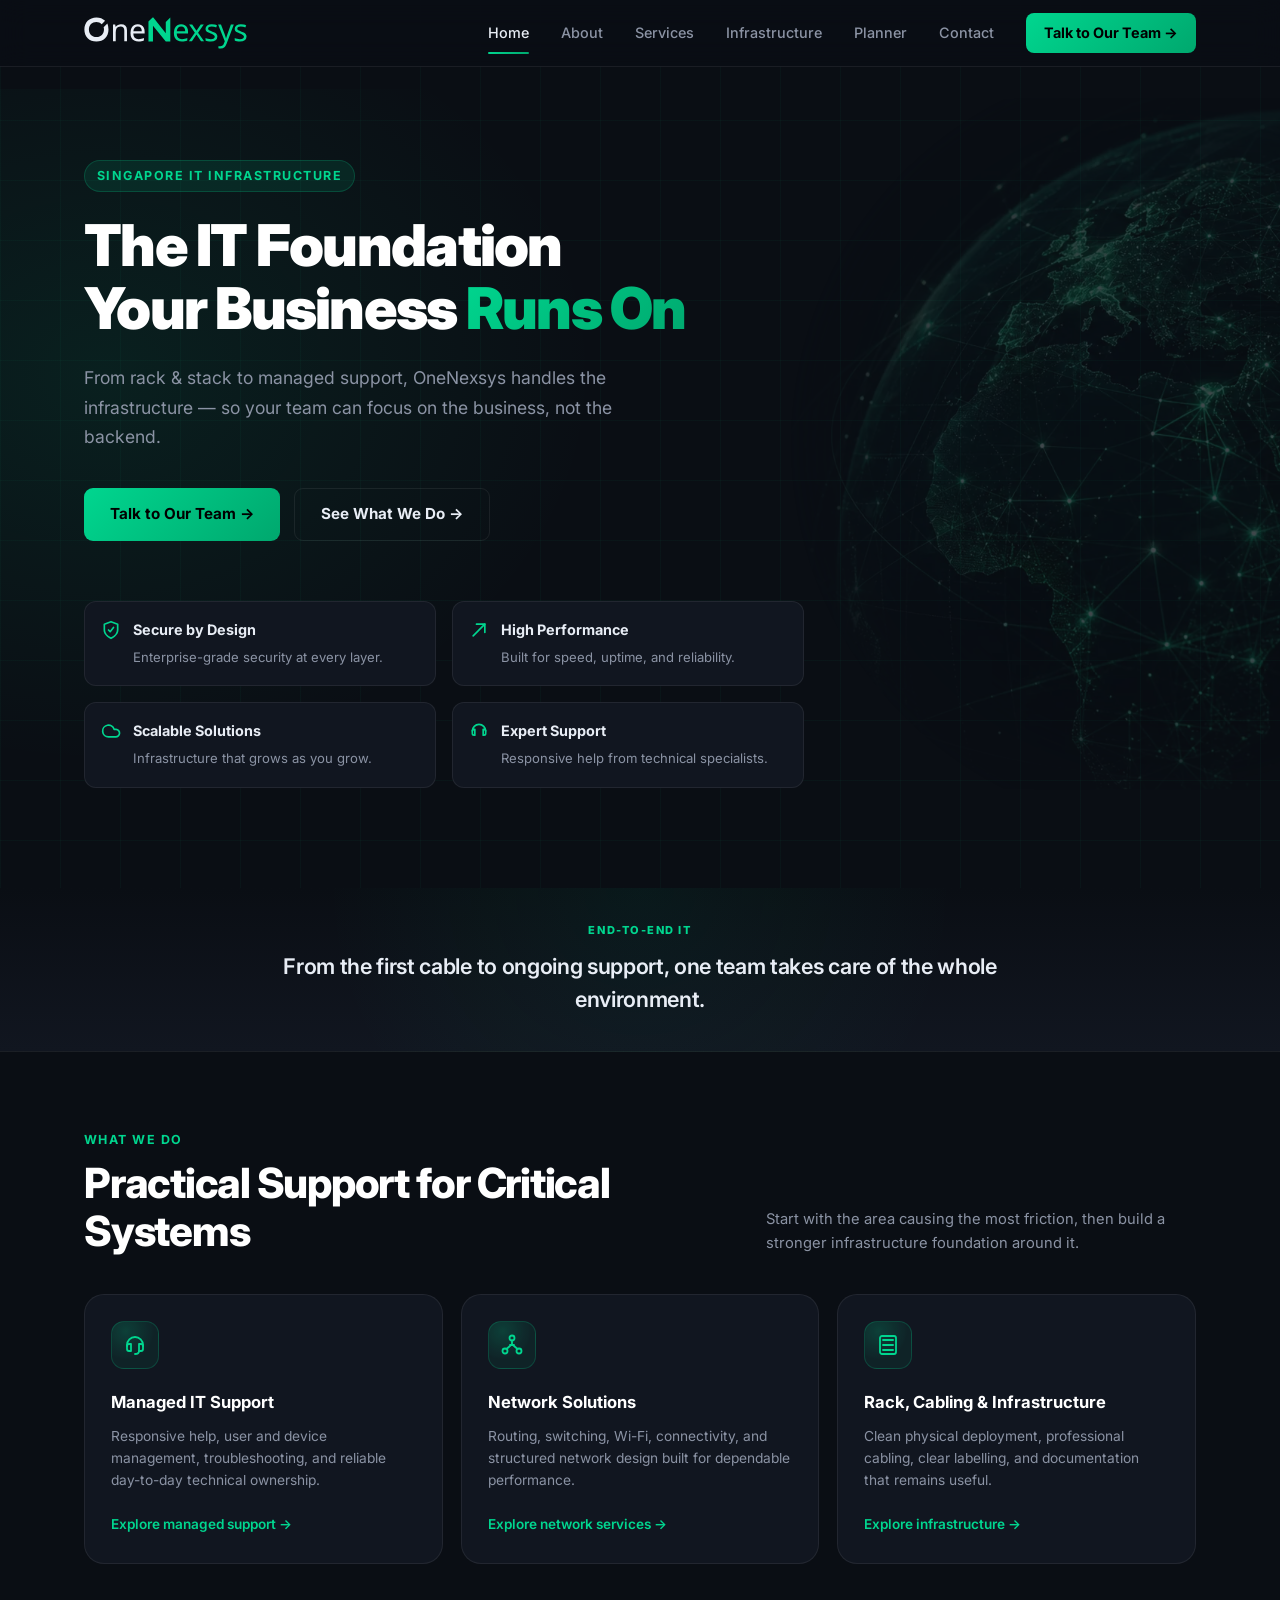
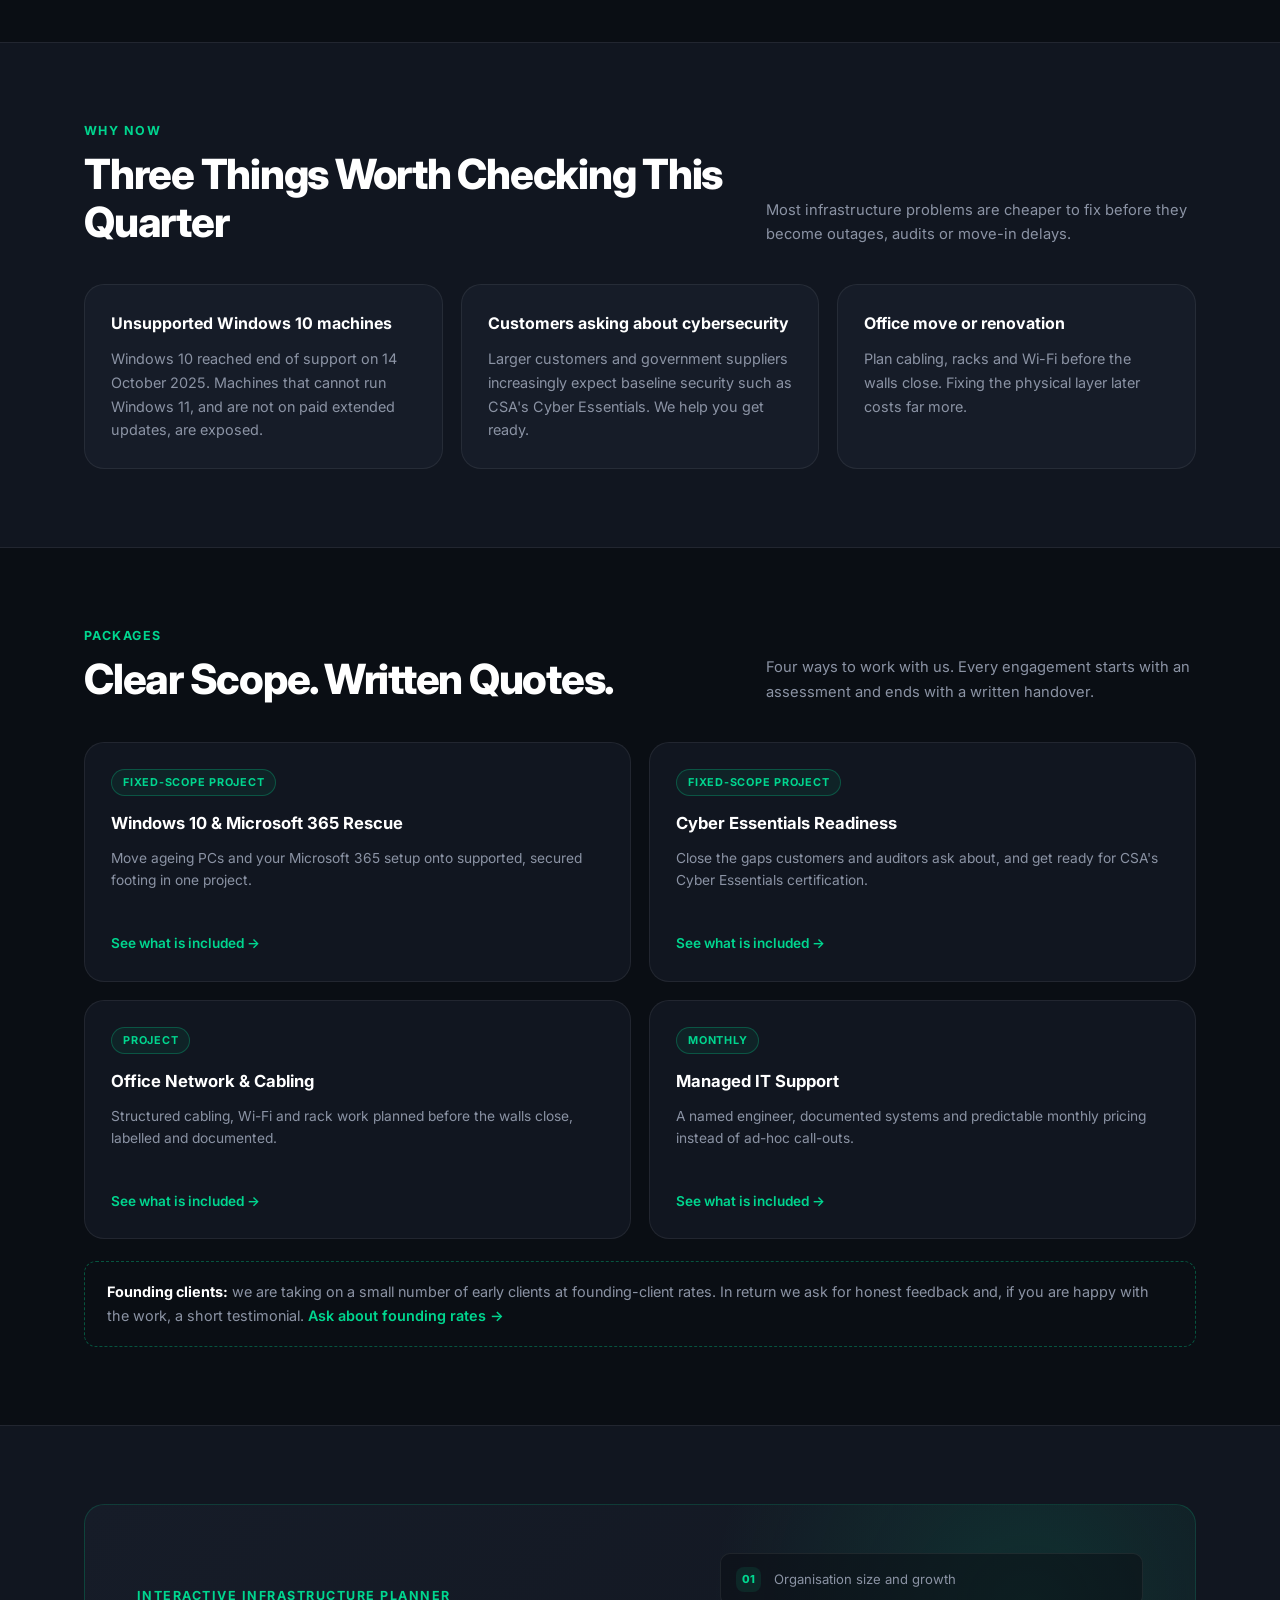
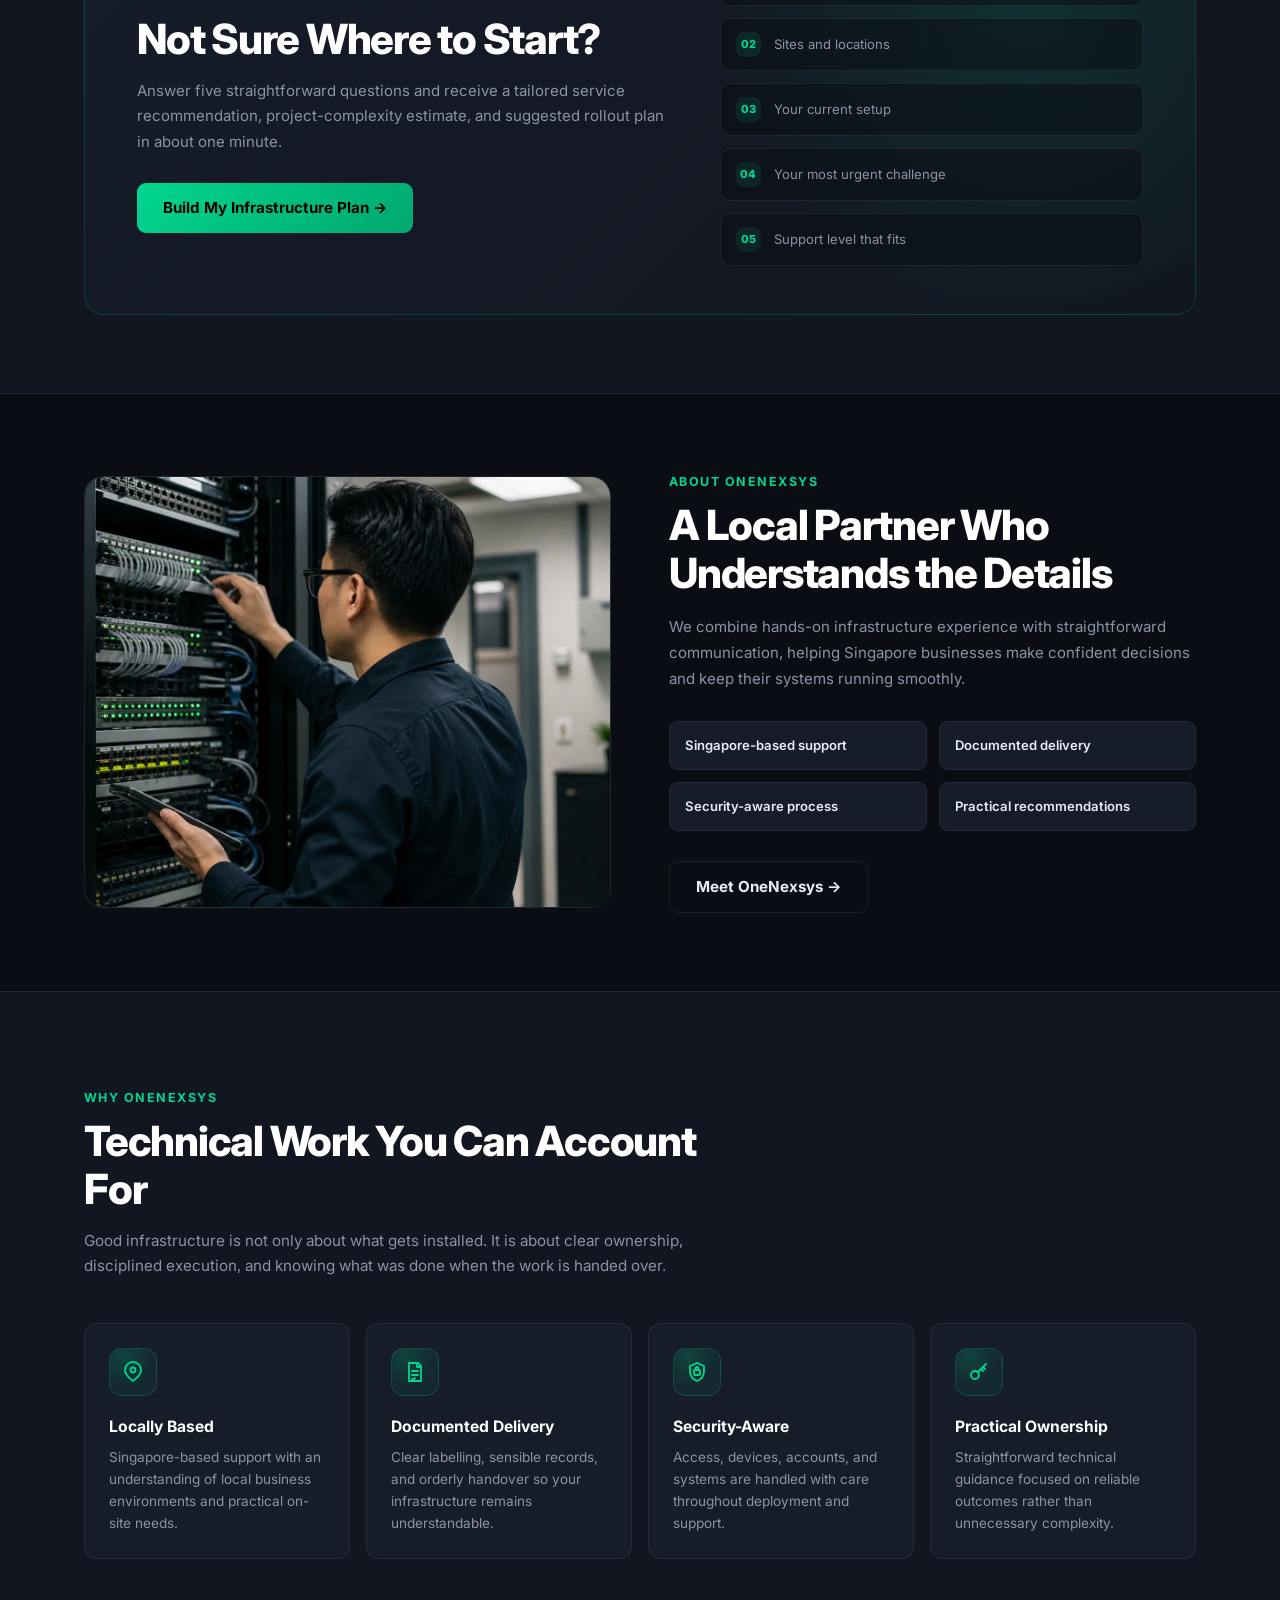
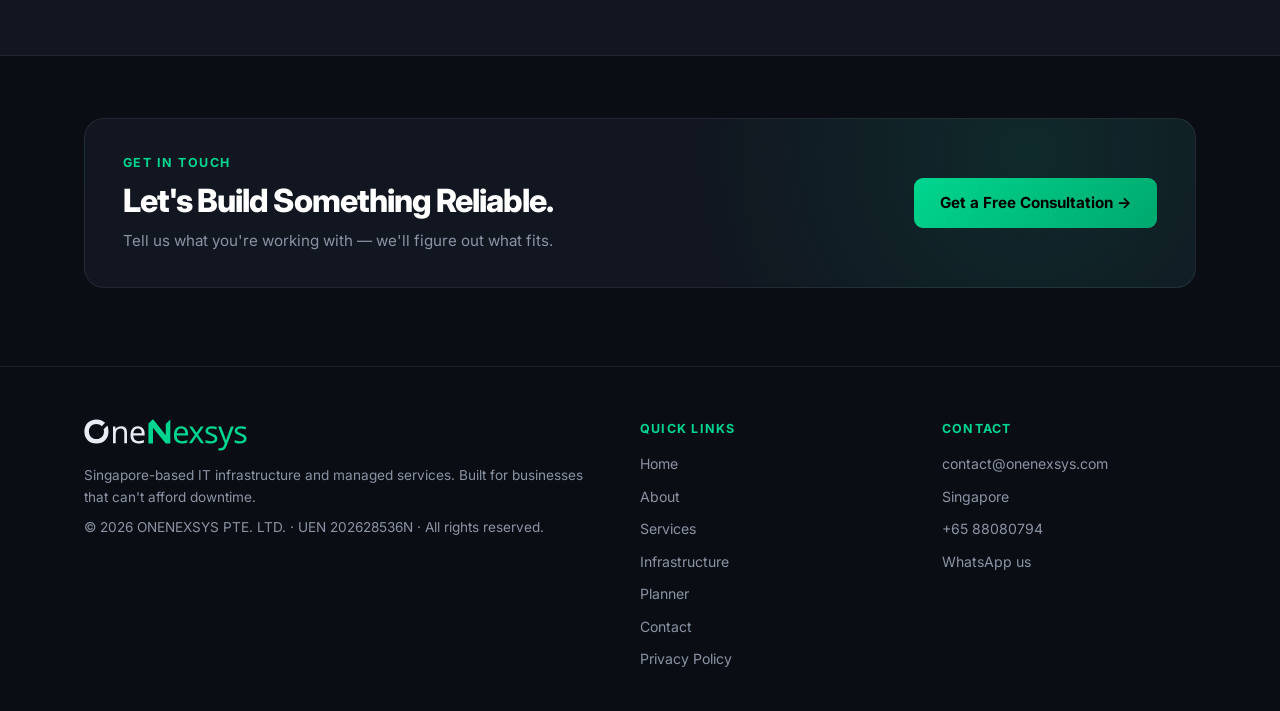
<file: index.html>
<!DOCTYPE html>
<html lang="en-SG">
<head>
  <meta charset="UTF-8" />
  <meta name="viewport" content="width=device-width, initial-scale=1.0" />
  <meta name="theme-color" content="#0a0e14">
  <title>OneNexsys | IT Infrastructure & Managed Services — Singapore</title>
  <meta name="description" content="Singapore IT infrastructure and managed services for reliable networks, secure systems, clean deployment, and responsive support." />
  <link rel="preconnect" href="https://fonts.googleapis.com">
  <link rel="preconnect" href="https://fonts.gstatic.com" crossorigin>
  <link href="https://fonts.googleapis.com/css2?family=Inter:wght@400;500;600;700;800;900&display=swap" rel="stylesheet">
  <script>document.documentElement.classList.add('js');</script>
  <link rel="canonical" href="https://www.onenexsys.com/">
  <meta name="robots" content="index, follow">
  <meta property="og:type" content="website">
  <meta property="og:title" content="OneNexsys | IT Infrastructure & Managed Services — Singapore">
  <meta property="og:description" content="Singapore IT infrastructure and managed services for reliable networks, secure systems, clean deployment, and responsive support.">
  <meta property="og:url" content="https://www.onenexsys.com/">
  <meta property="og:image" content="https://www.onenexsys.com/assets/images/og-onenexsys.png">
  <meta name="twitter:card" content="summary_large_image">
  <meta name="twitter:title" content="OneNexsys | IT Infrastructure & Managed Services — Singapore">
  <meta name="twitter:description" content="Singapore IT infrastructure and managed services for reliable networks, secure systems, clean deployment, and responsive support.">
  <meta name="twitter:image" content="https://www.onenexsys.com/assets/images/og-onenexsys.png">
  <link rel="icon" href="assets/icons/favicon-v2.svg" type="image/svg+xml">
  <link rel="apple-touch-icon" href="assets/icons/apple-touch-icon.png">
  <link rel="manifest" href="site.webmanifest">
  <script type="application/ld+json">{"@context": "https://schema.org", "@type": "ProfessionalService", "name": "OneNexsys", "legalName": "ONENEXSYS PTE. LTD.", "url": "https://www.onenexsys.com/", "email": "contact@onenexsys.com", "description": "Singapore-based IT infrastructure and managed services company: managed IT support, office networks, structured cabling and Cyber Essentials readiness.", "areaServed": {"@type": "Country", "name": "Singapore"}, "address": {"@type": "PostalAddress", "addressCountry": "SG"}, "makesOffer": [{"@type": "Offer", "itemOffered": {"@type": "Service", "name": "Windows 10 & Microsoft 365 Rescue", "description": "Move ageing PCs and your Microsoft 365 setup onto supported, secured footing in one project."}}, {"@type": "Offer", "itemOffered": {"@type": "Service", "name": "Cyber Essentials Readiness", "description": "Close the gaps customers and auditors ask about, and get ready for CSA's Cyber Essentials certification."}}, {"@type": "Offer", "itemOffered": {"@type": "Service", "name": "Office Network & Cabling", "description": "Structured cabling, Wi-Fi and rack work planned before the walls close, labelled and documented."}}, {"@type": "Offer", "itemOffered": {"@type": "Service", "name": "Managed IT Support", "description": "A named engineer, documented systems and predictable monthly pricing instead of ad-hoc call-outs."}}], "telephone": "+65 88080794", "identifier": "202628536N", "logo": "https://www.onenexsys.com/assets/icons/icon-512.png", "sameAs": ["https://www.linkedin.com/company/onenexsys/"]}</script>
  <link rel="stylesheet" href="assets/css/site.css">
  <link rel="stylesheet" href="assets/css/patch.css">
</head>
<body>
<a class="skip-link" href="#main">Skip to content</a>
<header class="header">
  <div class="container nav">
    <a class="logo" href="index.html">
      <img src="assets/images/onenexsys-wordmark.svg" alt="OneNexsys" width="163" height="32">
    </a>
    <nav class="nav-links" aria-label="Main navigation">
      <a href="index.html" aria-current="page">Home</a>
      <a href="about.html">About</a>
      <a href="services.html">Services</a>
      <a href="services.html#infrastructure">Infrastructure</a>
      <a href="planner.html">Planner</a>
      <a href="contact.html">Contact</a>
      <a class="nav-cta" href="contact.html">Talk to Our Team →</a>
    </nav>
    <button class="menu-btn" id="menuBtn" aria-label="Open menu" aria-expanded="false" aria-controls="mobileMenu">☰</button>
  </div>
  <div class="container mobile-menu" id="mobileMenu">
    <a href="index.html" aria-current="page">Home</a>
    <a href="about.html">About</a>
    <a href="services.html">Services</a>
    <a href="services.html#infrastructure">Infrastructure</a>
    <a href="planner.html">Planner</a>
    <a href="contact.html">Contact</a>
  </div>
</header>
<main id="main">
<!-- ─── Hero ───────────────────────────────────────────────────────── -->
<section class="hero">
  <!-- Swap src for your actual globe image -->
  <div class="hero-globe" aria-hidden="true"></div>

  <div class="container">
    <div class="hero-content">

      <div class="eyebrow">Singapore IT Infrastructure</div>

      <h1>The IT Foundation<br>Your Business <span>Runs On</span></h1>

      <p class="hero-text">
        From rack &amp; stack to managed support, OneNexsys handles the
        infrastructure — so your team can focus on the business, not the backend.
      </p>

      <div class="actions">
        <a class="btn btn-primary" href="contact.html">Talk to Our Team →</a>
        <a class="btn btn-secondary" href="services.html">See What We Do →</a>
      </div>

      <div class="hero-features">
        <div class="hero-feature fade-up">
          <svg viewBox="0 0 24 24" fill="none" stroke="currentColor" stroke-width="2" stroke-linecap="round" stroke-linejoin="round">
            <path d="M12 22s8-4 8-10V5l-8-3-8 3v7c0 6 8 10 8 10Z"/>
            <path d="m9 12 2 2 4-5"/>
          </svg>
          <div>
            <strong>Secure by Design</strong>
            <span>Enterprise-grade security at every layer.</span>
          </div>
        </div>
        <div class="hero-feature fade-up">
          <svg viewBox="0 0 24 24" fill="none" stroke="currentColor" stroke-width="2" stroke-linecap="round" stroke-linejoin="round">
            <path d="M5 19 19 5"/><path d="M9 5h10v10"/>
          </svg>
          <div>
            <strong>High Performance</strong>
            <span>Built for speed, uptime, and reliability.</span>
          </div>
        </div>
        <div class="hero-feature fade-up">
          <svg viewBox="0 0 24 24" fill="none" stroke="currentColor" stroke-width="2" stroke-linecap="round" stroke-linejoin="round">
            <path d="M17.5 19H9a7 7 0 1 1 6.7-9H18a4.5 4.5 0 1 1-.5 9Z"/>
          </svg>
          <div>
            <strong>Scalable Solutions</strong>
            <span>Infrastructure that grows as you grow.</span>
          </div>
        </div>
        <div class="hero-feature fade-up">
          <svg viewBox="0 0 24 24" fill="none" stroke="currentColor" stroke-width="2" stroke-linecap="round" stroke-linejoin="round">
            <path d="M4 12a8 8 0 0 1 16 0"/>
            <path d="M4 12v3a2 2 0 0 0 2 2h1v-7H6a2 2 0 0 0-2 2Z"/>
            <path d="M20 12v3a2 2 0 0 1-2 2h-1v-7h1a2 2 0 0 1 2 2Z"/>
          </svg>
          <div>
            <strong>Expert Support</strong>
            <span>Responsive help from technical specialists.</span>
          </div>
        </div>
      </div>

    </div>
  </div>
</section>


<!-- ─── Hero Transition ────────────────────────────────────────────── -->
<section class="hero-transition" aria-label="End-to-end IT support">
  <div class="container hero-transition-content">
    <span class="hero-transition-label">End-to-End IT</span>
    <p>From the first cable to ongoing support, one team takes care of the whole environment.</p>
  </div>
</section>


<!-- ─── Services Preview ───────────────────────────────────────────── -->
<section class="home-preview">
  <div class="container">
    <div class="home-preview-head">
      <div>
        <div class="section-label">What We Do</div>
        <h2>Practical Support for Critical Systems</h2>
      </div>
      <p>Start with the area causing the most friction, then build a stronger infrastructure foundation around it.</p>
    </div>
    <div class="featured-services">
      <article class="featured-service fade-up">
        <span class="icon-tile"><svg viewBox="0 0 24 24" aria-hidden="true"><path d="M4 13v-1a8 8 0 0 1 16 0v1"/><path d="M4 13v3a2 2 0 0 0 2 2h2v-7H6a2 2 0 0 0-2 2Z"/><path d="M20 13v3a2 2 0 0 1-2 2h-2v-7h2a2 2 0 0 1 2 2Z"/><path d="M16 18c0 2-1.5 3-4 3"/></svg></span>
        <h3>Managed IT Support</h3>
        <p>Responsive help, user and device management, troubleshooting, and reliable day-to-day technical ownership.</p>
        <a class="link" href="services.html">Explore managed support →</a>
      </article>
      <article class="featured-service fade-up">
        <span class="icon-tile"><svg viewBox="0 0 24 24" aria-hidden="true"><circle cx="12" cy="5" r="2.5"/><circle cx="5" cy="18" r="2.5"/><circle cx="19" cy="18" r="2.5"/><path d="M12 7.5v4M10 12h4M10.5 12.5l-4 3.5M13.5 12.5l4 3.5"/></svg></span>
        <h3>Network Solutions</h3>
        <p>Routing, switching, Wi-Fi, connectivity, and structured network design built for dependable performance.</p>
        <a class="link" href="services.html">Explore network services →</a>
      </article>
      <article class="featured-service fade-up">
        <span class="icon-tile"><svg viewBox="0 0 24 24" aria-hidden="true"><rect x="4" y="3" width="16" height="18" rx="2"/><path d="M7 7h10M7 12h10M7 17h10"/><path d="M16.5 7h.01M16.5 12h.01M16.5 17h.01"/></svg></span>
        <h3>Rack, Cabling &amp; Infrastructure</h3>
        <p>Clean physical deployment, professional cabling, clear labelling, and documentation that remains useful.</p>
        <a class="link" href="services.html#infrastructure">Explore infrastructure →</a>
      </article>
    </div>
  </div>
</section>


<!-- onx:why-now -->
<section class="home-preview alt" id="why-now">
  <div class="container">
    <div class="home-preview-head">
      <div>
        <div class="section-label">Why Now</div>
        <h2>Three Things Worth Checking This Quarter</h2>
      </div>
      <p>Most infrastructure problems are cheaper to fix before they become outages, audits or move-in delays.</p>
    </div>
    <div class="process-grid">
      <article class="process-card fade-up">
        <h3>Unsupported Windows 10 machines</h3>
        <p>Windows 10 reached end of support on 14 October 2025. Machines that cannot run Windows 11, and are not on paid extended updates, are exposed.</p>
      </article>
      <article class="process-card fade-up">
        <h3>Customers asking about cybersecurity</h3>
        <p>Larger customers and government suppliers increasingly expect baseline security such as CSA's Cyber Essentials. We help you get ready.</p>
      </article>
      <article class="process-card fade-up">
        <h3>Office move or renovation</h3>
        <p>Plan cabling, racks and Wi-Fi before the walls close. Fixing the physical layer later costs far more.</p>
      </article>
    </div>
  </div>
</section>
<!-- /onx:why-now -->

<!-- onx:packages-home -->
<section class="home-preview" id="packages-home">
  <div class="container">
    <div class="home-preview-head">
      <div>
        <div class="section-label">Packages</div>
        <h2>Clear Scope. Written Quotes.</h2>
      </div>
      <p>Four ways to work with us. Every engagement starts with an assessment and ends with a written handover.</p>
    </div>
    <div class="pkg-grid">
      <article class="featured-service pkg-card fade-up">
        <span class="pkg-tag">Fixed-scope project</span>
        <h3>Windows 10 &amp; Microsoft 365 Rescue</h3>
        <p>Move ageing PCs and your Microsoft 365 setup onto supported, secured footing in one project.</p>
        <a class="link" href="services.html#pkg-rescue">See what is included →</a>
      </article>
      <article class="featured-service pkg-card fade-up">
        <span class="pkg-tag">Fixed-scope project</span>
        <h3>Cyber Essentials Readiness</h3>
        <p>Close the gaps customers and auditors ask about, and get ready for CSA&#x27;s Cyber Essentials certification.</p>
        <a class="link" href="services.html#pkg-cyber">See what is included →</a>
      </article>
      <article class="featured-service pkg-card fade-up">
        <span class="pkg-tag">Project</span>
        <h3>Office Network &amp; Cabling</h3>
        <p>Structured cabling, Wi-Fi and rack work planned before the walls close, labelled and documented.</p>
        <a class="link" href="services.html#pkg-network">See what is included →</a>
      </article>
      <article class="featured-service pkg-card fade-up">
        <span class="pkg-tag">Monthly</span>
        <h3>Managed IT Support</h3>
        <p>A named engineer, documented systems and predictable monthly pricing instead of ad-hoc call-outs.</p>
        <a class="link" href="services.html#pkg-managed">See what is included →</a>
      </article>
    </div>
    <p class="pkg-founding"><strong>Founding clients:</strong> we are taking on a small number of early clients at founding-client rates. In return we ask for honest feedback and, if you are happy with the work, a short testimonial. <a href="contact.html">Ask about founding rates →</a></p>
  </div>
</section>
<!-- /onx:packages-home -->

<!-- ─── Planner Preview ────────────────────────────────────────────── -->
<section class="home-preview alt">
  <div class="container">
    <div class="planner-teaser fade-up">
      <div>
        <div class="section-label">Interactive Infrastructure Planner</div>
        <h2>Not Sure Where to Start?</h2>
        <p>Answer five straightforward questions and receive a tailored service recommendation, project-complexity estimate, and suggested rollout plan in about one minute.</p>
        <a class="btn btn-primary" href="planner.html">Build My Infrastructure Plan →</a>
      </div>
      <div class="planner-steps-preview" aria-hidden="true">
        <div class="planner-step-preview"><span>01</span> Organisation size and growth</div>
        <div class="planner-step-preview"><span>02</span> Sites and locations</div>
        <div class="planner-step-preview"><span>03</span> Your current setup</div>
        <div class="planner-step-preview"><span>04</span> Your most urgent challenge</div>
        <div class="planner-step-preview"><span>05</span> Support level that fits</div>
      </div>
    </div>
  </div>
</section>


<!-- ─── About Preview ──────────────────────────────────────────────── -->
<section class="home-preview">
  <div class="container about-preview">
    <div class="image-panel fade-up">
      <img src="assets/images/managed-support.webp" alt="IT engineer maintaining a managed network rack" width="1672" height="941" loading="lazy" decoding="async" onerror="this.hidden=true">
    </div>
    <div class="about-preview-copy">
      <div class="section-label">About OneNexsys</div>
      <h2>A Local Partner Who Understands the Details</h2>
      <p>We combine hands-on infrastructure experience with straightforward communication, helping Singapore businesses make confident decisions and keep their systems running smoothly.</p>
      <div class="about-preview-points">
        <div class="about-preview-point">Singapore-based support</div>
        <div class="about-preview-point">Documented delivery</div>
        <div class="about-preview-point">Security-aware process</div>
        <div class="about-preview-point">Practical recommendations</div>
      </div>
      <a class="btn btn-secondary" href="about.html">Meet OneNexsys →</a>
    </div>
  </div>
</section>

<!-- ─── Trust ───────────────────────────────────────────────────────── -->
<section class="section trust" id="why-us">
  <div class="container">
    <div class="trust-intro">
      <div class="section-label">Why OneNexsys</div>
      <h2>Technical Work You Can Account For</h2>
      <p>Good infrastructure is not only about what gets installed. It is about clear ownership, disciplined execution, and knowing what was done when the work is handed over.</p>
    </div>
    <div class="trust-grid">
      <article class="trust-item fade-up">
        <span class="icon-tile" aria-label="Locally based" role="img"><svg viewBox="0 0 24 24" aria-hidden="true"><path d="M20 10c0 5-8 11-8 11S4 15 4 10a8 8 0 1 1 16 0Z"/><circle cx="12" cy="10" r="2.5"/></svg></span>
        <h3>Locally Based</h3>
        <p>Singapore-based support with an understanding of local business environments and practical on-site needs.</p>
      </article>
      <article class="trust-item fade-up">
        <span class="icon-tile" aria-label="Documented delivery" role="img"><svg viewBox="0 0 24 24" aria-hidden="true"><path d="M6 3h9l3 3v15H6z"/><path d="M14 3v4h4M9 11h6M9 15h6"/><path d="m9 19 1 1 2-2"/></svg></span>
        <h3>Documented Delivery</h3>
        <p>Clear labelling, sensible records, and orderly handover so your infrastructure remains understandable.</p>
      </article>
      <article class="trust-item fade-up">
        <span class="icon-tile" aria-label="Security-aware" role="img"><svg viewBox="0 0 24 24" aria-hidden="true"><path d="M12 3 5 6v5c0 4.6 2.8 8.5 7 10 4.2-1.5 7-5.4 7-10V6l-7-3Z"/><rect x="9" y="10" width="6" height="5" rx="1"/><path d="M10.5 10V8.5a1.5 1.5 0 0 1 3 0V10"/></svg></span>
        <h3>Security-Aware</h3>
        <p>Access, devices, accounts, and systems are handled with care throughout deployment and support.</p>
      </article>
      <article class="trust-item fade-up">
        <span class="icon-tile" aria-label="Practical ownership" role="img"><svg viewBox="0 0 24 24" aria-hidden="true"><circle cx="8" cy="15" r="4"/><path d="m11 12 8-8M16 7l2 2M14 9l2 2"/></svg></span>
        <h3>Practical Ownership</h3>
        <p>Straightforward technical guidance focused on reliable outcomes rather than unnecessary complexity.</p>
      </article>
    </div>
  </div>
</section>


<!-- ─── Contact Preview ────────────────────────────────────────────── -->
<section class="compact-cta" id="contact">
  <div class="container">
    <div class="compact-cta-box">
      <div>
        <div class="section-label">Get in Touch</div>
        <h2>Let's Build Something Reliable.</h2>
        <p>Tell us what you're working with — we'll figure out what fits.</p>
      </div>
      <a class="btn btn-primary" href="contact.html">Get a Free Consultation →</a>
    </div>
  </div>
</section>
</main>
<footer class="footer">
  <div class="container footer-grid">
    <div>
      <a class="logo" href="index.html">
        <img src="assets/images/onenexsys-wordmark.svg" alt="OneNexsys" width="163" height="32">
      </a>
      <p>Singapore-based IT infrastructure and managed services. Built for businesses that can't afford downtime.</p>
      <p style="margin-top:8px">© <span id="year"></span> ONENEXSYS PTE. LTD. · UEN 202628536N · All rights reserved.</p>
    </div>
    <div>
      <div class="footer-heading">Quick Links</div>
      <div class="footer-links">
        <a href="index.html" aria-current="page">Home</a>
        <a href="about.html">About</a>
        <a href="services.html">Services</a>
        <a href="services.html#infrastructure">Infrastructure</a>
        <a href="planner.html">Planner</a>
        <a href="contact.html">Contact</a>
        <a href="privacy.html">Privacy Policy</a>
      </div>
    </div>
    <div>
      <div class="footer-heading">Contact</div>
      <div class="footer-links">
        <a href="mailto:contact@onenexsys.com">contact@onenexsys.com</a>
        <span style="color:var(--muted);font-size:.88rem">Singapore</span>
        <a data-onx="phone" href="tel:+6588080794">+65 88080794</a>
        <a data-onx="whatsapp" href="https://wa.me/6588080794?text=Hi%20OneNexsys%2C%20I%27d%20like%20to%20discuss%20my%20IT%20setup.">WhatsApp us</a>
      </div>
    </div>
  </div>
</footer>
<script src="assets/js/site.js" defer></script>
</body>
</html>
</file>
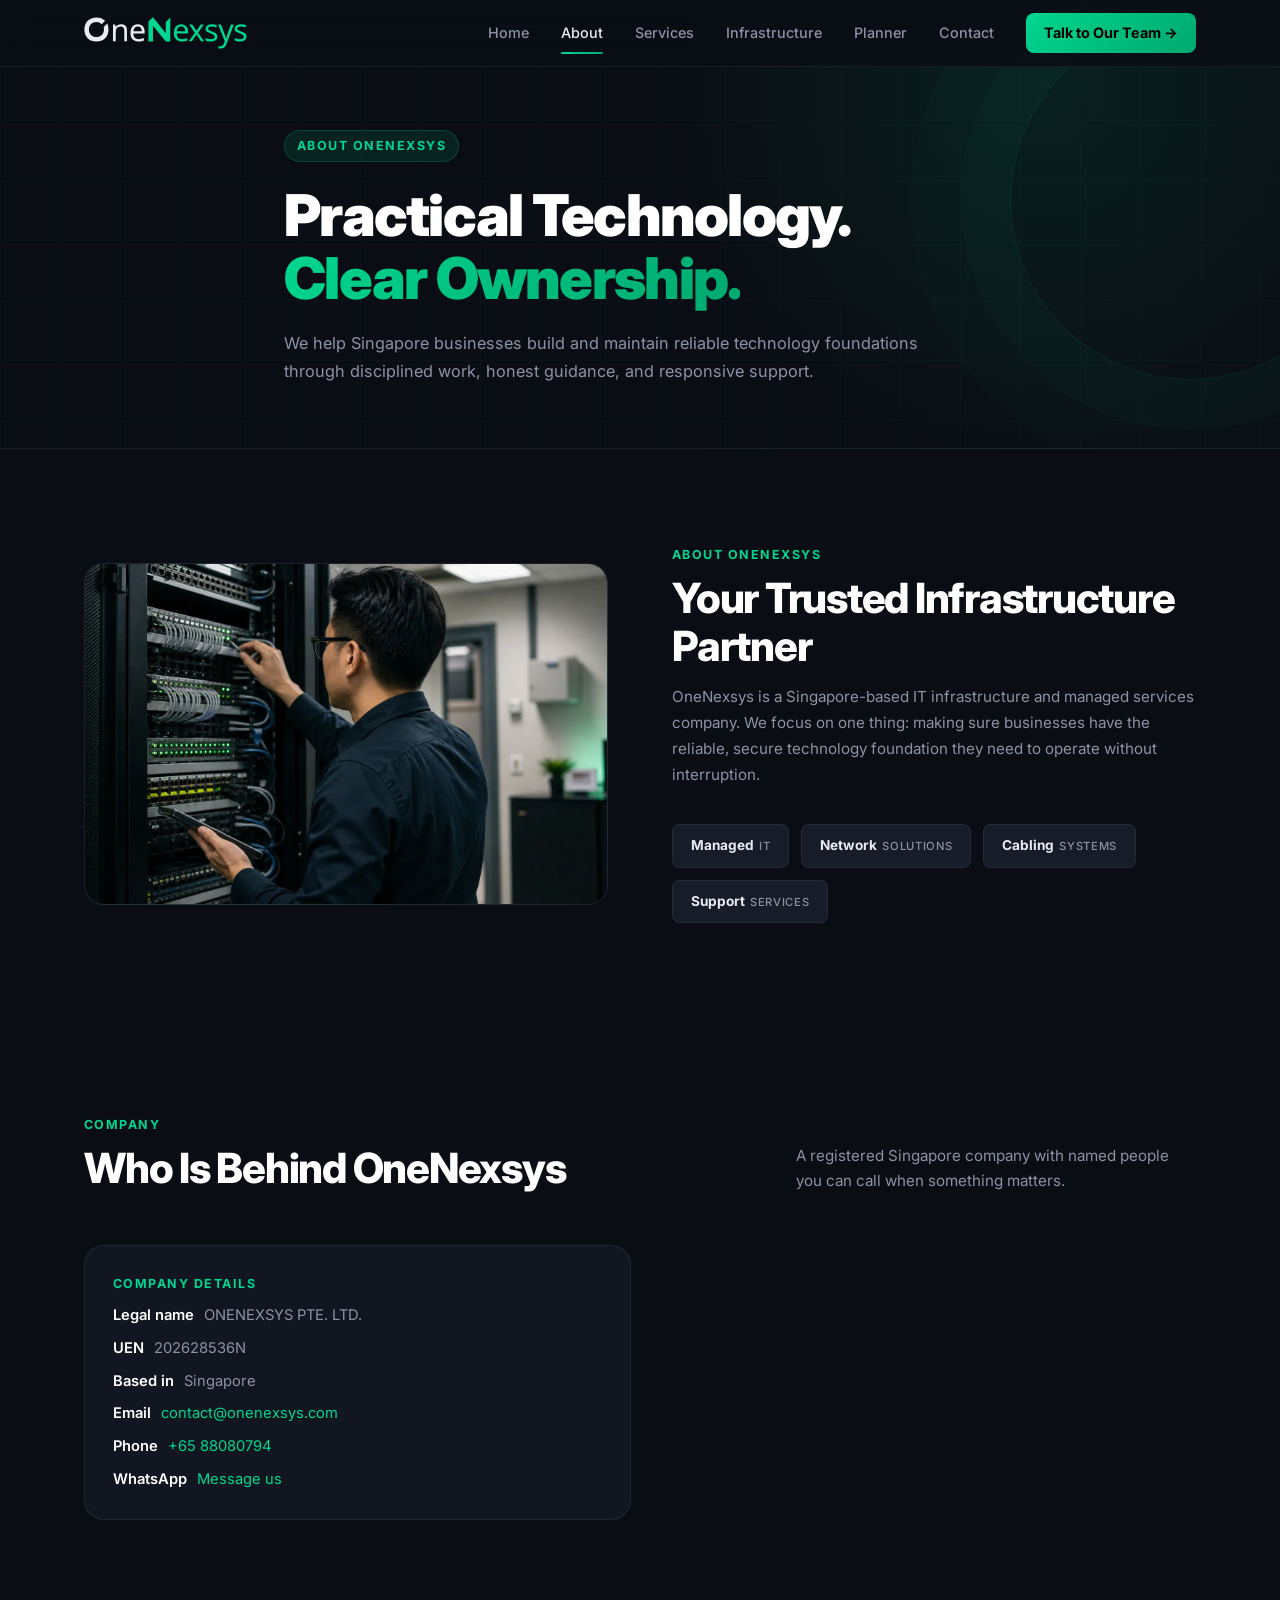
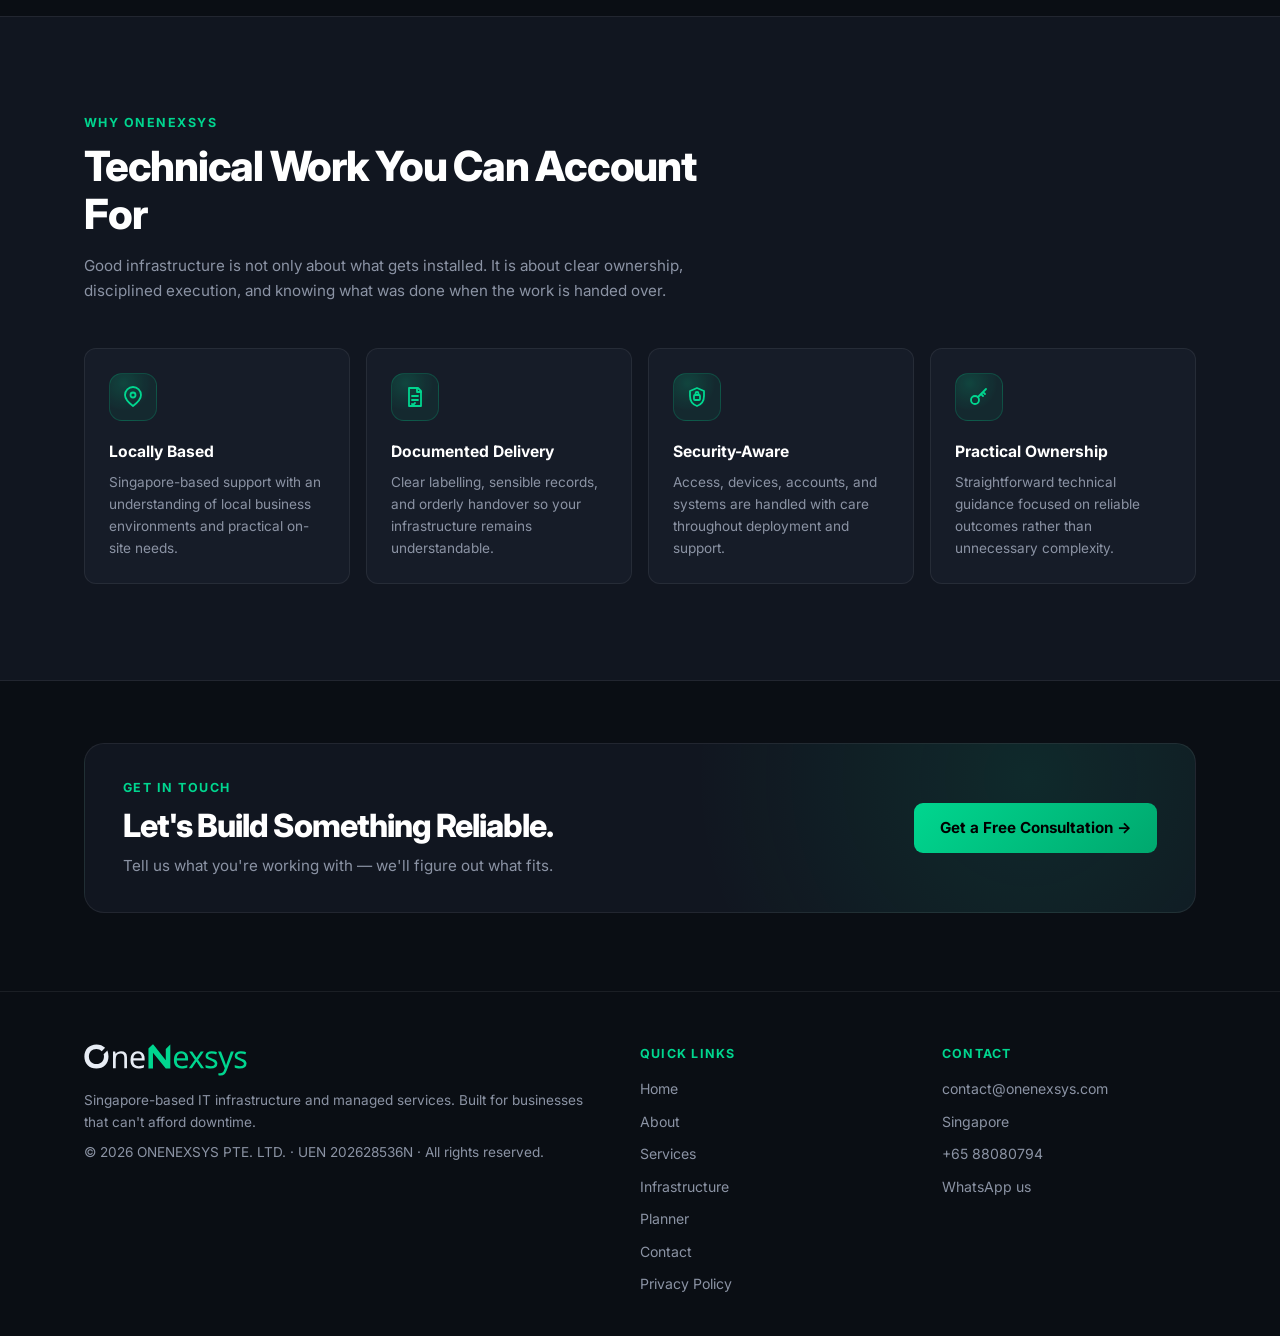
<file: about.html>
<!DOCTYPE html>
<html lang="en-SG">
<head>
  <meta charset="UTF-8" />
  <meta name="viewport" content="width=device-width, initial-scale=1.0" />
  <meta name="theme-color" content="#0a0e14">
  <title>About OneNexsys | Singapore IT Infrastructure Partner</title>
  <meta name="description" content="Learn how OneNexsys approaches IT infrastructure, managed support, documentation, security, and technical ownership." />
  <link rel="preconnect" href="https://fonts.googleapis.com">
  <link rel="preconnect" href="https://fonts.gstatic.com" crossorigin>
  <link href="https://fonts.googleapis.com/css2?family=Inter:wght@400;500;600;700;800;900&display=swap" rel="stylesheet">
  <script>document.documentElement.classList.add('js');</script>
  <link rel="canonical" href="https://www.onenexsys.com/about">
  <meta name="robots" content="index, follow">
  <meta property="og:type" content="website">
  <meta property="og:title" content="About OneNexsys | Singapore IT Infrastructure Partner">
  <meta property="og:description" content="Learn how OneNexsys approaches IT infrastructure, managed support, documentation, security, and technical ownership.">
  <meta property="og:url" content="https://www.onenexsys.com/about">
  <meta property="og:image" content="https://www.onenexsys.com/assets/images/og-onenexsys.png">
  <meta name="twitter:card" content="summary_large_image">
  <meta name="twitter:title" content="About OneNexsys | Singapore IT Infrastructure Partner">
  <meta name="twitter:description" content="Learn how OneNexsys approaches IT infrastructure, managed support, documentation, security, and technical ownership.">
  <meta name="twitter:image" content="https://www.onenexsys.com/assets/images/og-onenexsys.png">
  <link rel="icon" href="assets/icons/favicon-v2.svg" type="image/svg+xml">
  <link rel="apple-touch-icon" href="assets/icons/apple-touch-icon.png">
  <link rel="manifest" href="site.webmanifest">
  <script type="application/ld+json">{"@context":"https://schema.org","@type":"LocalBusiness","name":"OneNexsys","url":"https://www.onenexsys.com","email":"contact@onenexsys.com","areaServed":"Singapore","address":{"@type":"PostalAddress","addressCountry":"SG"},"description":"Singapore-based IT infrastructure and managed services company."}</script>
  <link rel="stylesheet" href="assets/css/site.css">
  <link rel="stylesheet" href="assets/css/patch.css">
</head>
<body>
<a class="skip-link" href="#main">Skip to content</a>
<header class="header">
  <div class="container nav">
    <a class="logo" href="index.html">
      <img src="assets/images/onenexsys-wordmark.svg" alt="OneNexsys" width="163" height="32">
    </a>
    <nav class="nav-links" aria-label="Main navigation">
      <a href="index.html">Home</a>
      <a href="about.html" aria-current="page">About</a>
      <a href="services.html">Services</a>
      <a href="services.html#infrastructure">Infrastructure</a>
      <a href="planner.html">Planner</a>
      <a href="contact.html">Contact</a>
      <a class="nav-cta" href="contact.html">Talk to Our Team →</a>
    </nav>
    <button class="menu-btn" id="menuBtn" aria-label="Open menu" aria-expanded="false" aria-controls="mobileMenu">☰</button>
  </div>
  <div class="container mobile-menu" id="mobileMenu">
    <a href="index.html">Home</a>
    <a href="about.html" aria-current="page">About</a>
    <a href="services.html">Services</a>
    <a href="services.html#infrastructure">Infrastructure</a>
    <a href="planner.html">Planner</a>
    <a href="contact.html">Contact</a>
  </div>
</header>
<main id="main">

<!-- ─── Page Hero ───────────────────────────────────────────────────── -->
<section class="page-hero">
  <div class="container page-hero-content">
    <div class="eyebrow">About OneNexsys</div>
    <h1>Practical Technology.<br><span>Clear Ownership.</span></h1>
    <p>We help Singapore businesses build and maintain reliable technology foundations through disciplined work, honest guidance, and responsive support.</p>
  </div>
</section>

<!-- ─── About ───────────────────────────────────────────────────────── -->
<section class="section" id="about">
  <div class="container split">
    <div class="image-panel">
      <img src="assets/images/managed-support.webp" alt="IT engineer maintaining a managed network rack" width="1672" height="941" loading="lazy" decoding="async" onerror="this.hidden=true">
    </div>
    <div>
      <div class="section-label">About OneNexsys</div>
      <h2>Your Trusted Infrastructure Partner</h2>
      <p class="muted">
        OneNexsys is a Singapore-based IT infrastructure and managed services company.
        We focus on one thing: making sure businesses have the reliable, secure technology
        foundation they need to operate without interruption.
      </p>
      <div class="partners">
        <div class="partner">Managed <small>IT</small></div>
        <div class="partner">Network <small>Solutions</small></div>
        <div class="partner">Cabling <small>Systems</small></div>
        <div class="partner">Support <small>Services</small></div>
      </div>
    </div>
  </div>
</section>

<!-- onx:company -->
<section class="section" id="company">
  <div class="container">
    <div class="section-head">
      <div>
        <div class="section-label">Company</div>
        <h2>Who Is Behind OneNexsys</h2>
      </div>
      <p>A registered Singapore company with named people you can call when something matters.</p>
    </div>
    <div class="company-grid">
      <article class="card fade-up">
        <div class="section-label">Company Details</div>
        <ul class="company-list">
          <li><strong>Legal name</strong> ONENEXSYS PTE. LTD.</li><li><strong>UEN</strong> 202628536N</li>
          <li><strong>Based in</strong> Singapore</li>
          <li><strong>Email</strong> <a href="mailto:contact@onenexsys.com">contact@onenexsys.com</a></li><li><strong>Phone</strong> <a href="tel:+6588080794">+65 88080794</a></li><li><strong>WhatsApp</strong> <a href="https://wa.me/6588080794?text=Hi%20OneNexsys%2C%20I%27d%20like%20to%20discuss%20my%20IT%20setup.">Message us</a></li>
        </ul>
      </article>
    </div>
  </div>
</section>
<!-- /onx:company -->

<!-- ─── Trust ───────────────────────────────────────────────────────── -->
<section class="section trust" id="why-us">
  <div class="container">
    <div class="trust-intro">
      <div class="section-label">Why OneNexsys</div>
      <h2>Technical Work You Can Account For</h2>
      <p>Good infrastructure is not only about what gets installed. It is about clear ownership, disciplined execution, and knowing what was done when the work is handed over.</p>
    </div>
    <div class="trust-grid">
      <article class="trust-item fade-up">
        <span class="icon-tile" aria-label="Locally based" role="img"><svg viewBox="0 0 24 24" aria-hidden="true"><path d="M20 10c0 5-8 11-8 11S4 15 4 10a8 8 0 1 1 16 0Z"/><circle cx="12" cy="10" r="2.5"/></svg></span>
        <h3>Locally Based</h3>
        <p>Singapore-based support with an understanding of local business environments and practical on-site needs.</p>
      </article>
      <article class="trust-item fade-up">
        <span class="icon-tile" aria-label="Documented delivery" role="img"><svg viewBox="0 0 24 24" aria-hidden="true"><path d="M6 3h9l3 3v15H6z"/><path d="M14 3v4h4M9 11h6M9 15h6"/><path d="m9 19 1 1 2-2"/></svg></span>
        <h3>Documented Delivery</h3>
        <p>Clear labelling, sensible records, and orderly handover so your infrastructure remains understandable.</p>
      </article>
      <article class="trust-item fade-up">
        <span class="icon-tile" aria-label="Security-aware" role="img"><svg viewBox="0 0 24 24" aria-hidden="true"><path d="M12 3 5 6v5c0 4.6 2.8 8.5 7 10 4.2-1.5 7-5.4 7-10V6l-7-3Z"/><rect x="9" y="10" width="6" height="5" rx="1"/><path d="M10.5 10V8.5a1.5 1.5 0 0 1 3 0V10"/></svg></span>
        <h3>Security-Aware</h3>
        <p>Access, devices, accounts, and systems are handled with care throughout deployment and support.</p>
      </article>
      <article class="trust-item fade-up">
        <span class="icon-tile" aria-label="Practical ownership" role="img"><svg viewBox="0 0 24 24" aria-hidden="true"><circle cx="8" cy="15" r="4"/><path d="m11 12 8-8M16 7l2 2M14 9l2 2"/></svg></span>
        <h3>Practical Ownership</h3>
        <p>Straightforward technical guidance focused on reliable outcomes rather than unnecessary complexity.</p>
      </article>
    </div>
  </div>
</section>


<!-- ─── Contact Preview ────────────────────────────────────────────── -->
<section class="compact-cta" id="contact">
  <div class="container">
    <div class="compact-cta-box">
      <div>
        <div class="section-label">Get in Touch</div>
        <h2>Let's Build Something Reliable.</h2>
        <p>Tell us what you're working with — we'll figure out what fits.</p>
      </div>
      <a class="btn btn-primary" href="contact.html">Get a Free Consultation →</a>
    </div>
  </div>
</section>
</main>
<footer class="footer">
  <div class="container footer-grid">
    <div>
      <a class="logo" href="index.html">
        <img src="assets/images/onenexsys-wordmark.svg" alt="OneNexsys" width="163" height="32">
      </a>
      <p>Singapore-based IT infrastructure and managed services. Built for businesses that can't afford downtime.</p>
      <p style="margin-top:8px">© <span id="year"></span> ONENEXSYS PTE. LTD. · UEN 202628536N · All rights reserved.</p>
    </div>
    <div>
      <div class="footer-heading">Quick Links</div>
      <div class="footer-links">
        <a href="index.html">Home</a>
        <a href="about.html" aria-current="page">About</a>
        <a href="services.html">Services</a>
        <a href="services.html#infrastructure">Infrastructure</a>
        <a href="planner.html">Planner</a>
        <a href="contact.html">Contact</a>
        <a href="privacy.html">Privacy Policy</a>
      </div>
    </div>
    <div>
      <div class="footer-heading">Contact</div>
      <div class="footer-links">
        <a href="mailto:contact@onenexsys.com">contact@onenexsys.com</a>
        <span style="color:var(--muted);font-size:.88rem">Singapore</span>
        <a data-onx="phone" href="tel:+6588080794">+65 88080794</a>
        <a data-onx="whatsapp" href="https://wa.me/6588080794?text=Hi%20OneNexsys%2C%20I%27d%20like%20to%20discuss%20my%20IT%20setup.">WhatsApp us</a>
      </div>
    </div>
  </div>
</footer>
<script src="assets/js/site.js" defer></script>
</body>
</html>
</file>
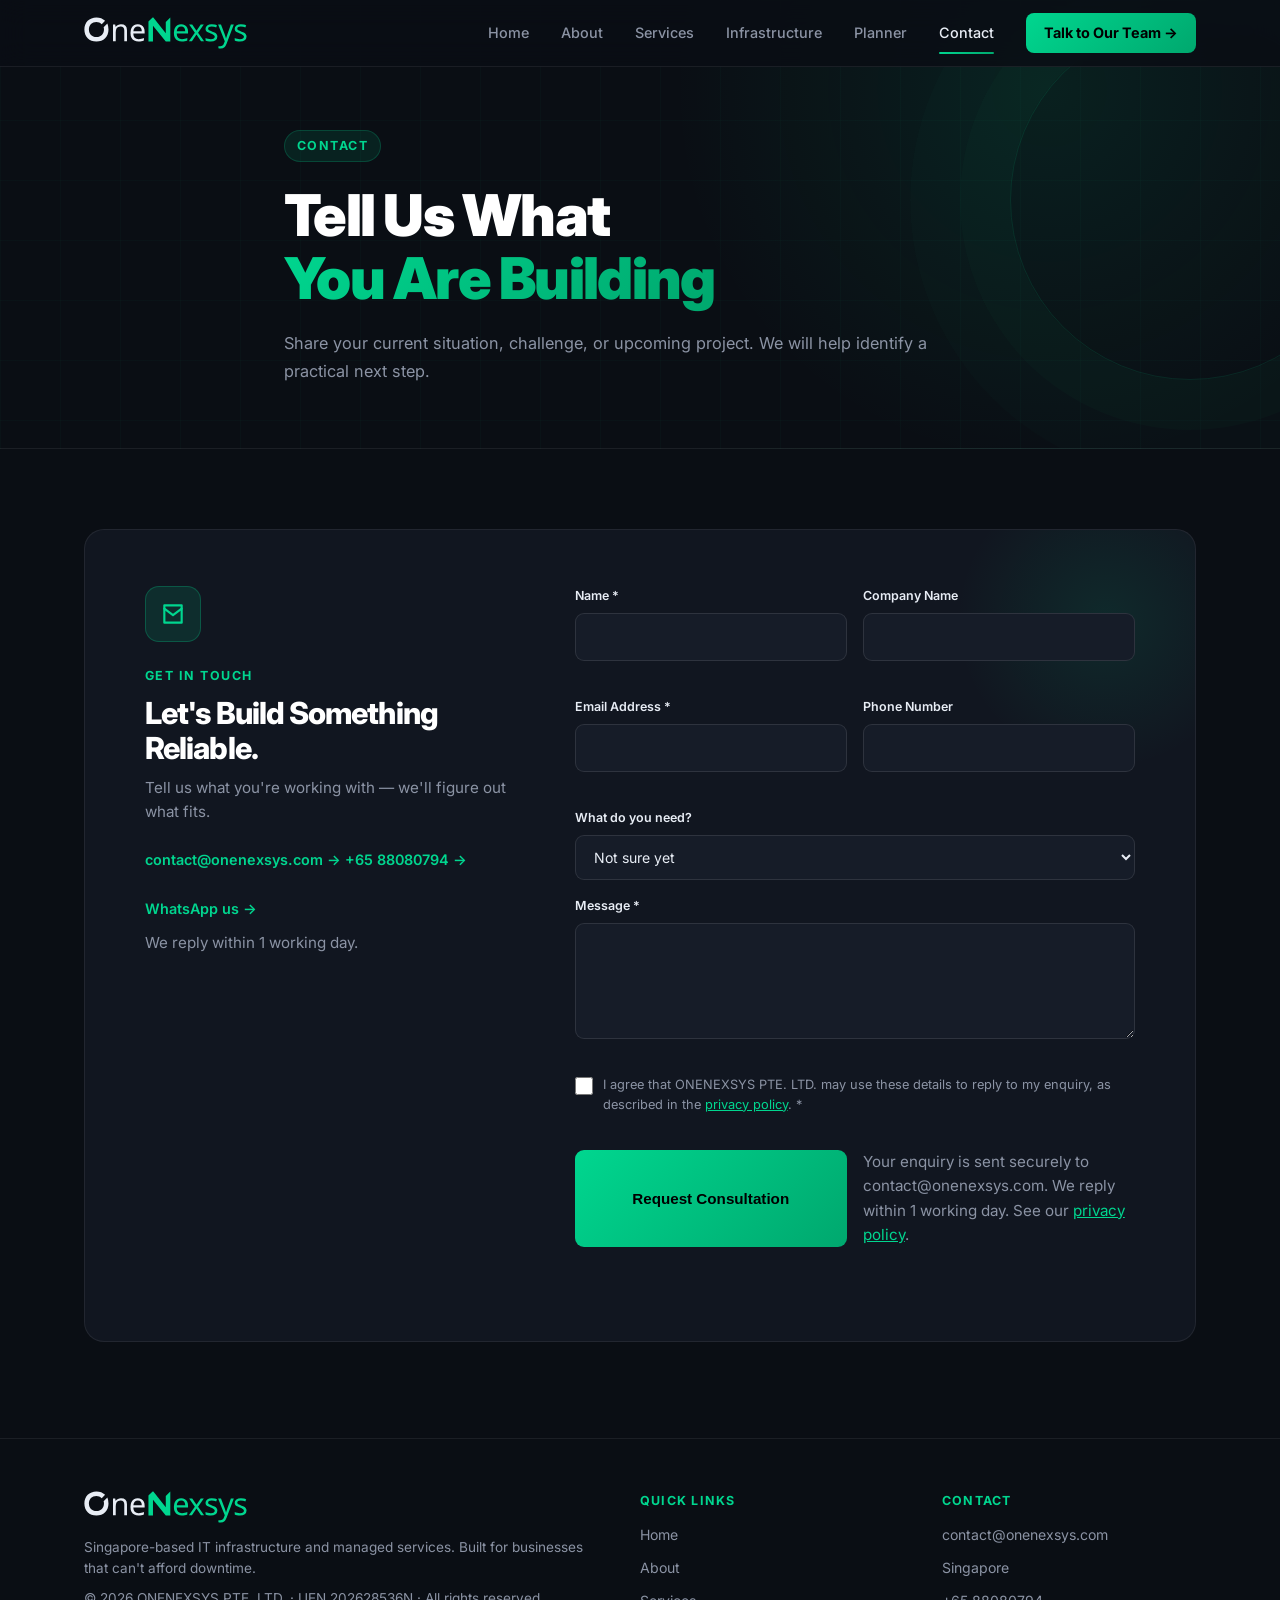
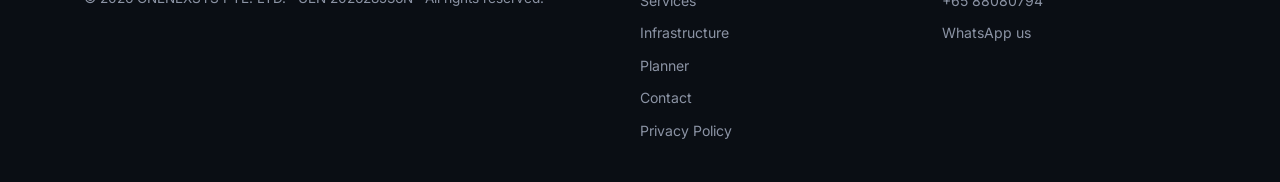
<file: contact.html>
<!DOCTYPE html>
<html lang="en-SG">
<head>
  <meta charset="UTF-8" />
  <meta name="viewport" content="width=device-width, initial-scale=1.0" />
  <meta name="theme-color" content="#0a0e14">
  <title>Contact OneNexsys | Singapore IT Support & Infrastructure</title>
  <meta name="description" content="Contact OneNexsys about managed IT support, networks, cybersecurity, cabling, rack deployment, or infrastructure consulting." />
  <link rel="preconnect" href="https://fonts.googleapis.com">
  <link rel="preconnect" href="https://fonts.gstatic.com" crossorigin>
  <link href="https://fonts.googleapis.com/css2?family=Inter:wght@400;500;600;700;800;900&display=swap" rel="stylesheet">
  <script>document.documentElement.classList.add('js');</script>
  <link rel="canonical" href="https://www.onenexsys.com/contact">
  <meta name="robots" content="index, follow">
  <meta property="og:type" content="website">
  <meta property="og:title" content="Contact OneNexsys | Singapore IT Support & Infrastructure">
  <meta property="og:description" content="Contact OneNexsys about managed IT support, networks, cybersecurity, cabling, rack deployment, or infrastructure consulting.">
  <meta property="og:url" content="https://www.onenexsys.com/contact">
  <meta property="og:image" content="https://www.onenexsys.com/assets/images/og-onenexsys.png">
  <meta name="twitter:card" content="summary_large_image">
  <meta name="twitter:title" content="Contact OneNexsys | Singapore IT Support & Infrastructure">
  <meta name="twitter:description" content="Contact OneNexsys about managed IT support, networks, cybersecurity, cabling, rack deployment, or infrastructure consulting.">
  <meta name="twitter:image" content="https://www.onenexsys.com/assets/images/og-onenexsys.png">
  <link rel="icon" href="assets/icons/favicon-v2.svg" type="image/svg+xml">
  <link rel="apple-touch-icon" href="assets/icons/apple-touch-icon.png">
  <link rel="manifest" href="site.webmanifest">
  <script type="application/ld+json">{"@context":"https://schema.org","@type":"LocalBusiness","name":"OneNexsys","url":"https://www.onenexsys.com","email":"contact@onenexsys.com","areaServed":"Singapore","address":{"@type":"PostalAddress","addressCountry":"SG"},"description":"Singapore-based IT infrastructure and managed services company."}</script>
  <link rel="stylesheet" href="assets/css/site.css">
  <link rel="stylesheet" href="assets/css/contact-form.css">
  <link rel="stylesheet" href="assets/css/patch.css">
</head>
<body>
<a class="skip-link" href="#main">Skip to content</a>
<header class="header">
  <div class="container nav">
    <a class="logo" href="index.html">
      <img src="assets/images/onenexsys-wordmark.svg" alt="OneNexsys" width="163" height="32">
    </a>
    <nav class="nav-links" aria-label="Main navigation">
      <a href="index.html">Home</a>
      <a href="about.html">About</a>
      <a href="services.html">Services</a>
      <a href="services.html#infrastructure">Infrastructure</a>
      <a href="planner.html">Planner</a>
      <a href="contact.html" aria-current="page">Contact</a>
      <a class="nav-cta" href="contact.html">Talk to Our Team →</a>
    </nav>
    <button class="menu-btn" id="menuBtn" aria-label="Open menu" aria-expanded="false" aria-controls="mobileMenu">☰</button>
  </div>
  <div class="container mobile-menu" id="mobileMenu">
    <a href="index.html">Home</a>
    <a href="about.html">About</a>
    <a href="services.html">Services</a>
    <a href="services.html#infrastructure">Infrastructure</a>
    <a href="planner.html">Planner</a>
    <a href="contact.html" aria-current="page">Contact</a>
  </div>
</header>
<main id="main">

<!-- ─── Page Hero ───────────────────────────────────────────────────── -->
<section class="page-hero">
  <div class="container page-hero-content">
    <div class="eyebrow">Contact</div>
    <h1>Tell Us What<br><span>You Are Building</span></h1>
    <p>Share your current situation, challenge, or upcoming project. We will help identify a practical next step.</p>
  </div>
</section>

<!-- ─── CTA ─────────────────────────────────────────────────────────── -->
<section class="cta" id="contact">
  <div class="container">
    <div class="cta-box">
      <div>
        <div class="cta-icon">
          <svg viewBox="0 0 24 24" fill="none" stroke="currentColor" stroke-width="2" stroke-linecap="round" stroke-linejoin="round">
            <path d="M4 4h16v16H4z"/><path d="m4 7 8 6 8-6"/>
          </svg>
        </div>
        <div class="section-label">Get in Touch</div>
        <h2>Let's Build Something Reliable.</h2>
        <p>Tell us what you're working with — we'll figure out what fits.</p>
        <a class="contact-direct" href="mailto:contact@onenexsys.com">contact@onenexsys.com →</a>
        <!-- onx:direct -->
        <a class="contact-direct" href="tel:+6588080794">+65 88080794 →</a>
        <a class="contact-direct" href="https://wa.me/6588080794?text=Hi%20OneNexsys%2C%20I%27d%20like%20to%20discuss%20my%20IT%20setup.">WhatsApp us →</a>
        <p class="onx-reply">We reply within 1 working day.</p>
        <!-- /onx:direct -->
      </div>
      <form class="contact-form" id="contactForm" action="/api/contact" method="post" novalidate>
        <div class="form-field">
          <label for="contactName">Name <span aria-hidden="true">*</span></label>
          <input id="contactName" name="name" type="text" autocomplete="name" required aria-describedby="contactNameError">
          <span class="form-error" id="contactNameError"></span>
        </div>
        <div class="form-field">
          <label for="contactCompany">Company Name</label>
          <input id="contactCompany" name="company" type="text" autocomplete="organization">
        </div>
        <div class="form-field">
          <label for="contactEmail">Email Address <span aria-hidden="true">*</span></label>
          <input id="contactEmail" name="email" type="email" autocomplete="email" required aria-describedby="contactEmailError">
          <span class="form-error" id="contactEmailError"></span>
        </div>
        <div class="form-field">
          <label for="contactPhone">Phone Number</label>
          <input id="contactPhone" name="phone" type="tel" autocomplete="tel">
        </div>
        <!-- onx:service -->
<div class="form-field full">
          <label for="contactService">What do you need?</label>
          <select id="contactService" name="service"><option>Not sure yet</option><option>Windows 10 &amp; Microsoft 365 Rescue</option><option>Cyber Essentials Readiness</option><option>Office Network &amp; Cabling</option><option>Managed IT Support</option><option>Rack and stack</option><option>IT consulting</option></select>
        </div>
<!-- /onx:service -->

<div class="form-field full">
          <label for="contactMessage">Message <span aria-hidden="true">*</span></label>
          <textarea id="contactMessage" name="message" required aria-describedby="contactMessageError"></textarea>
          <span class="form-error" id="contactMessageError"></span>
        </div>
        <!-- onx:consent -->
<div class="form-field full" aria-hidden="true" hidden>
          <label for="contactWebsite">Leave this empty</label>
          <input id="contactWebsite" name="website" type="text" tabindex="-1" autocomplete="off">
        </div>
        <div class="form-field full">
          <div class="consent-row">
            <input id="contactConsent" name="consent" type="checkbox" value="yes" required aria-describedby="contactConsentError">
            <label for="contactConsent">I agree that ONENEXSYS PTE. LTD. may use these details to reply to my enquiry, as described in the <a href="privacy.html">privacy policy</a>. <span aria-hidden="true">*</span></label>
          </div>
          <span class="form-error" id="contactConsentError"></span>
        </div>
<!-- /onx:consent -->

<button class="btn btn-primary" type="submit" id="contactSubmit">Request Consultation</button>
        <p class="form-note">Your enquiry is sent securely to contact@onenexsys.com. We reply within 1 working day. See our <a href="privacy.html">privacy policy</a>.</p>
        <p class="form-status" id="formStatus" aria-live="polite"></p>
      </form>
    </div>
  </div>
</section>
</main>
<footer class="footer">
  <div class="container footer-grid">
    <div>
      <a class="logo" href="index.html">
        <img src="assets/images/onenexsys-wordmark.svg" alt="OneNexsys" width="163" height="32">
      </a>
      <p>Singapore-based IT infrastructure and managed services. Built for businesses that can't afford downtime.</p>
      <p style="margin-top:8px">© <span id="year"></span> ONENEXSYS PTE. LTD. · UEN 202628536N · All rights reserved.</p>
    </div>
    <div>
      <div class="footer-heading">Quick Links</div>
      <div class="footer-links">
        <a href="index.html">Home</a>
        <a href="about.html">About</a>
        <a href="services.html">Services</a>
        <a href="services.html#infrastructure">Infrastructure</a>
        <a href="planner.html">Planner</a>
        <a href="contact.html" aria-current="page">Contact</a>
        <a href="privacy.html">Privacy Policy</a>
      </div>
    </div>
    <div>
      <div class="footer-heading">Contact</div>
      <div class="footer-links">
        <a href="mailto:contact@onenexsys.com">contact@onenexsys.com</a>
        <span style="color:var(--muted);font-size:.88rem">Singapore</span>
        <a data-onx="phone" href="tel:+6588080794">+65 88080794</a>
        <a data-onx="whatsapp" href="https://wa.me/6588080794?text=Hi%20OneNexsys%2C%20I%27d%20like%20to%20discuss%20my%20IT%20setup.">WhatsApp us</a>
      </div>
    </div>
  </div>
</footer>
<script src="assets/js/site.js" defer></script>
<script src="assets/js/contact-form.js" defer></script>
</body>
</html>
</file>
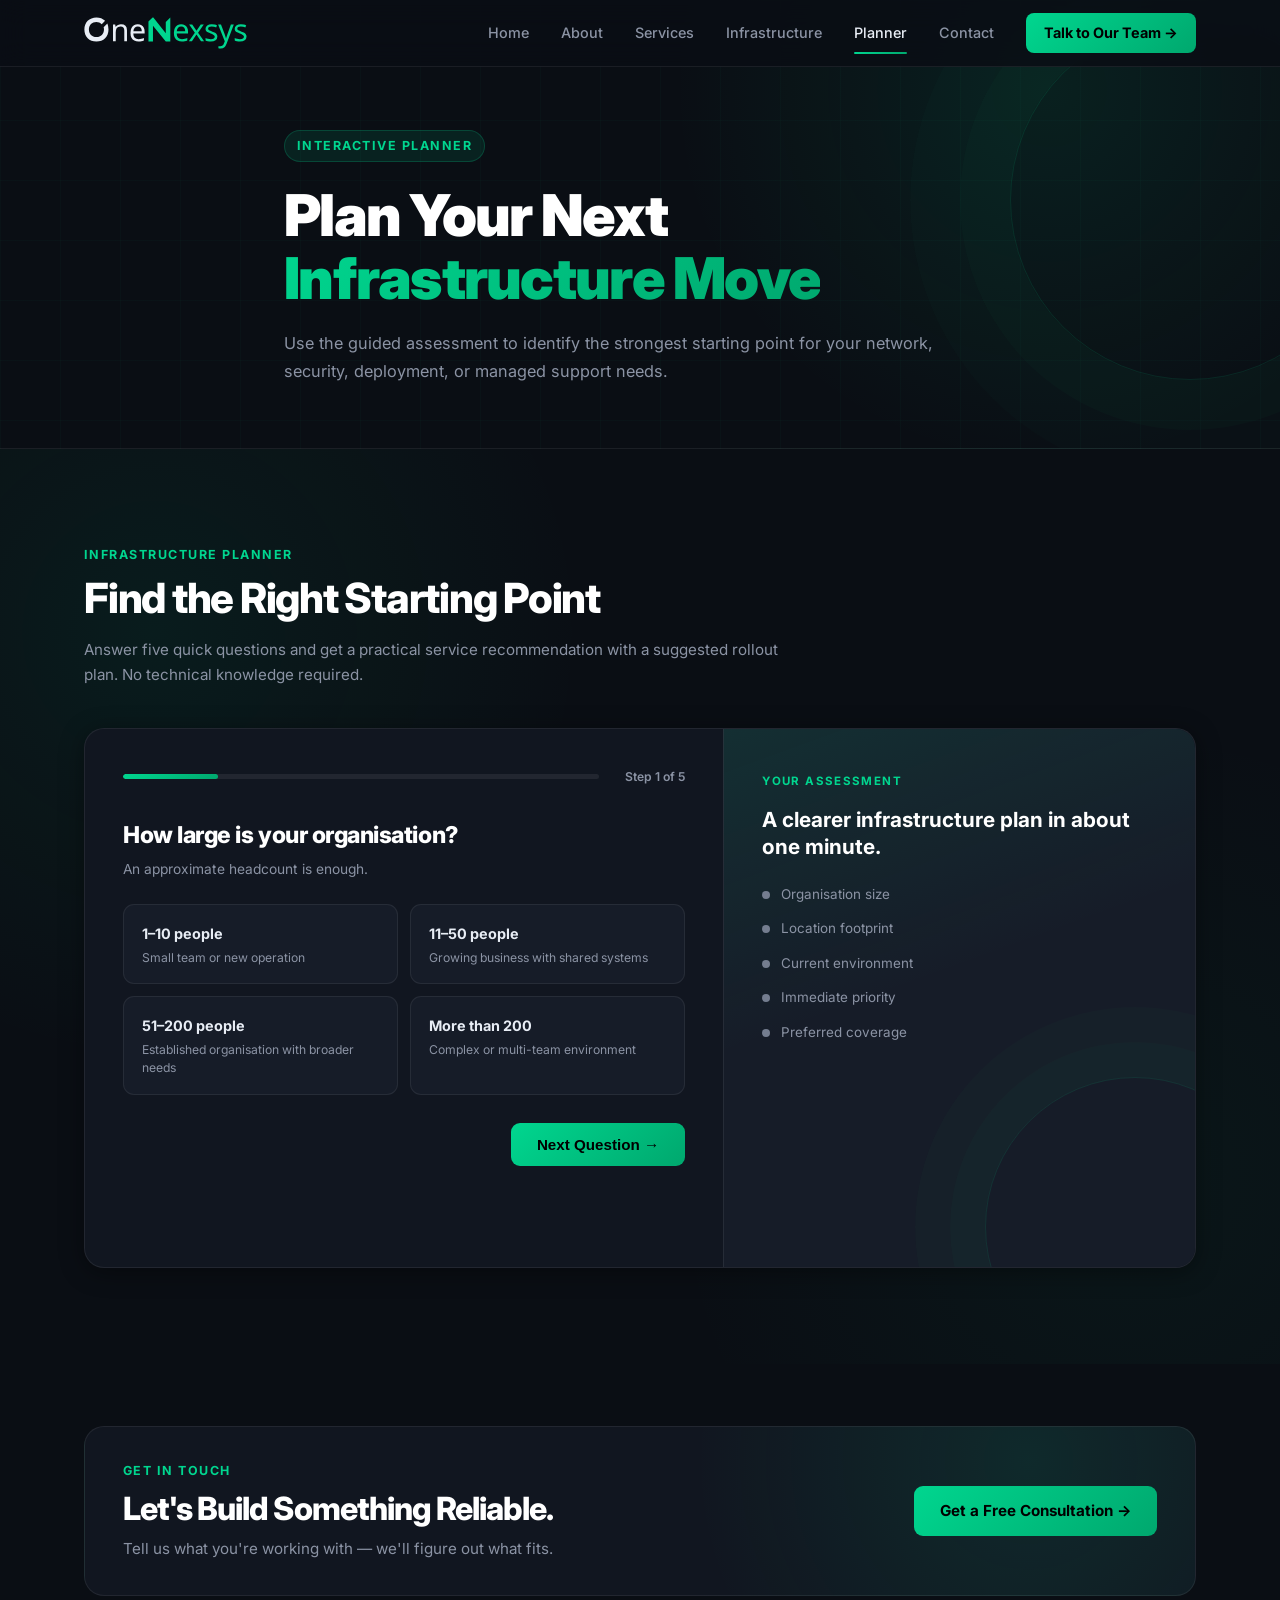
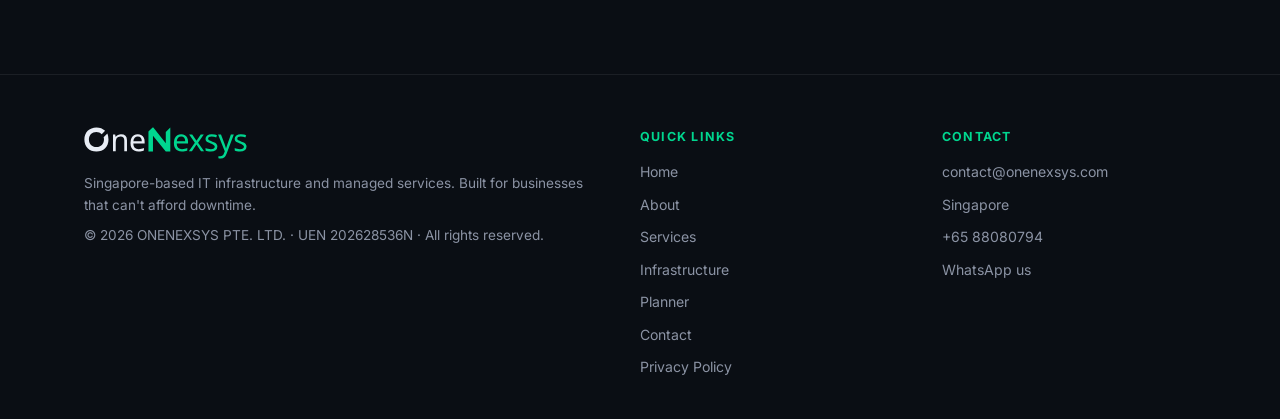
<file: planner.html>
<!DOCTYPE html>
<html lang="en-SG">
<head>
  <meta charset="UTF-8" />
  <meta name="viewport" content="width=device-width, initial-scale=1.0" />
  <meta name="theme-color" content="#0a0e14">
  <title>Infrastructure Planner | OneNexsys Singapore</title>
  <meta name="description" content="Answer five quick questions and receive a tailored IT infrastructure service recommendation and suggested rollout plan." />
  <link rel="preconnect" href="https://fonts.googleapis.com">
  <link rel="preconnect" href="https://fonts.gstatic.com" crossorigin>
  <link href="https://fonts.googleapis.com/css2?family=Inter:wght@400;500;600;700;800;900&display=swap" rel="stylesheet">
  <script>document.documentElement.classList.add('js');</script>
  <link rel="canonical" href="https://www.onenexsys.com/planner">
  <meta name="robots" content="index, follow">
  <meta property="og:type" content="website">
  <meta property="og:title" content="Infrastructure Planner | OneNexsys Singapore">
  <meta property="og:description" content="Answer five quick questions and receive a tailored IT infrastructure service recommendation and suggested rollout plan.">
  <meta property="og:url" content="https://www.onenexsys.com/planner">
  <meta property="og:image" content="https://www.onenexsys.com/assets/images/og-onenexsys.png">
  <meta name="twitter:card" content="summary_large_image">
  <meta name="twitter:title" content="Infrastructure Planner | OneNexsys Singapore">
  <meta name="twitter:description" content="Answer five quick questions and receive a tailored IT infrastructure service recommendation and suggested rollout plan.">
  <meta name="twitter:image" content="https://www.onenexsys.com/assets/images/og-onenexsys.png">
  <link rel="icon" href="assets/icons/favicon-v2.svg" type="image/svg+xml">
  <link rel="apple-touch-icon" href="assets/icons/apple-touch-icon.png">
  <link rel="manifest" href="site.webmanifest">
  <script type="application/ld+json">{"@context":"https://schema.org","@type":"LocalBusiness","name":"OneNexsys","url":"https://www.onenexsys.com","email":"contact@onenexsys.com","areaServed":"Singapore","address":{"@type":"PostalAddress","addressCountry":"SG"},"description":"Singapore-based IT infrastructure and managed services company."}</script>
  <link rel="stylesheet" href="assets/css/site.css">
  <link rel="stylesheet" href="assets/css/patch.css">
</head>
<body>
<a class="skip-link" href="#main">Skip to content</a>
<header class="header">
  <div class="container nav">
    <a class="logo" href="index.html">
      <img src="assets/images/onenexsys-wordmark.svg" alt="OneNexsys" width="163" height="32">
    </a>
    <nav class="nav-links" aria-label="Main navigation">
      <a href="index.html">Home</a>
      <a href="about.html">About</a>
      <a href="services.html">Services</a>
      <a href="services.html#infrastructure">Infrastructure</a>
      <a href="planner.html" aria-current="page">Planner</a>
      <a href="contact.html">Contact</a>
      <a class="nav-cta" href="contact.html">Talk to Our Team →</a>
    </nav>
    <button class="menu-btn" id="menuBtn" aria-label="Open menu" aria-expanded="false" aria-controls="mobileMenu">☰</button>
  </div>
  <div class="container mobile-menu" id="mobileMenu">
    <a href="index.html">Home</a>
    <a href="about.html">About</a>
    <a href="services.html">Services</a>
    <a href="services.html#infrastructure">Infrastructure</a>
    <a href="planner.html" aria-current="page">Planner</a>
    <a href="contact.html">Contact</a>
  </div>
</header>
<main id="main">

<!-- ─── Page Hero ───────────────────────────────────────────────────── -->
<section class="page-hero">
  <div class="container page-hero-content">
    <div class="eyebrow">Interactive Planner</div>
    <h1>Plan Your Next<br><span>Infrastructure Move</span></h1>
    <p>Use the guided assessment to identify the strongest starting point for your network, security, deployment, or managed support needs.</p>
  </div>
</section>

<!-- ─── Infrastructure Planner ─────────────────────────────────────── -->
<section class="section planner" id="planner">
  <div class="container">
    <div class="planner-head">
      <div class="section-label">Infrastructure Planner</div>
      <h2>Find the Right Starting Point</h2>
      <p>Answer five quick questions and get a practical service recommendation with a suggested rollout plan. No technical knowledge required.</p>
    </div>

    <div class="planner-shell" id="plannerShell">
      <form class="planner-main" id="plannerForm">
        <div class="planner-progress">
          <div class="planner-progress-track" aria-hidden="true">
            <div class="planner-progress-fill" id="plannerProgress"></div>
          </div>
          <span class="planner-step-count" id="plannerStepCount">Step 1 of 5</span>
        </div>

        <fieldset class="planner-step active" data-step="0">
          <legend>How large is your organisation?</legend>
          <p class="planner-help">An approximate headcount is enough.</p>
          <div class="planner-options">
            <label class="planner-option">
              <input type="radio" name="size" value="small">
              <span class="planner-option-content"><strong>1–10 people</strong><small>Small team or new operation</small></span>
            </label>
            <label class="planner-option">
              <input type="radio" name="size" value="growing">
              <span class="planner-option-content"><strong>11–50 people</strong><small>Growing business with shared systems</small></span>
            </label>
            <label class="planner-option">
              <input type="radio" name="size" value="mid">
              <span class="planner-option-content"><strong>51–200 people</strong><small>Established organisation with broader needs</small></span>
            </label>
            <label class="planner-option">
              <input type="radio" name="size" value="large">
              <span class="planner-option-content"><strong>More than 200</strong><small>Complex or multi-team environment</small></span>
            </label>
          </div>
        </fieldset>

        <fieldset class="planner-step" data-step="1">
          <legend>How many locations do you support?</legend>
          <p class="planner-help">Include offices, branches, warehouses, and remote sites.</p>
          <div class="planner-options">
            <label class="planner-option">
              <input type="radio" name="locations" value="one">
              <span class="planner-option-content"><strong>One location</strong><small>A single office or operational site</small></span>
            </label>
            <label class="planner-option">
              <input type="radio" name="locations" value="few">
              <span class="planner-option-content"><strong>2–3 locations</strong><small>A small connected site footprint</small></span>
            </label>
            <label class="planner-option">
              <input type="radio" name="locations" value="many">
              <span class="planner-option-content"><strong>4 or more</strong><small>Multiple sites requiring coordination</small></span>
            </label>
            <label class="planner-option">
              <input type="radio" name="locations" value="remote">
              <span class="planner-option-content"><strong>Mostly remote</strong><small>Distributed users and devices</small></span>
            </label>
          </div>
        </fieldset>

        <fieldset class="planner-step" data-step="2">
          <legend>What best describes your current setup?</legend>
          <p class="planner-help">Choose the closest match, even if it is not exact.</p>
          <div class="planner-options">
            <label class="planner-option">
              <input type="radio" name="setup" value="new">
              <span class="planner-option-content"><strong>Starting from scratch</strong><small>New office, move, or first formal setup</small></span>
            </label>
            <label class="planner-option">
              <input type="radio" name="setup" value="basic">
              <span class="planner-option-content"><strong>Basic and undocumented</strong><small>Systems work, but ownership is unclear</small></span>
            </label>
            <label class="planner-option">
              <input type="radio" name="setup" value="mixed">
              <span class="planner-option-content"><strong>Mixed or ageing systems</strong><small>Different vendors, older equipment, or recurring issues</small></span>
            </label>
            <label class="planner-option">
              <input type="radio" name="setup" value="mature">
              <span class="planner-option-content"><strong>Established and documented</strong><small>A solid environment needing specialist support</small></span>
            </label>
          </div>
        </fieldset>

        <fieldset class="planner-step" data-step="3">
          <legend>What is the main challenge right now?</legend>
          <p class="planner-help">This shapes the first priority in the recommendation.</p>
          <div class="planner-options">
            <label class="planner-option">
              <input type="radio" name="challenge" value="support">
              <span class="planner-option-content"><strong>Day-to-day support</strong><small>Users, devices, troubleshooting, and IT ownership</small></span>
            </label>
            <label class="planner-option">
              <input type="radio" name="challenge" value="network">
              <span class="planner-option-content"><strong>Network reliability</strong><small>Wi-Fi, connectivity, switching, or performance</small></span>
            </label>
            <label class="planner-option">
              <input type="radio" name="challenge" value="security">
              <span class="planner-option-content"><strong>Security readiness</strong><small>Access, hardening, accounts, and device controls</small></span>
            </label>
            <label class="planner-option">
              <input type="radio" name="challenge" value="deployment">
              <span class="planner-option-content"><strong>New deployment or upgrade</strong><small>Rack, cabling, equipment, office, or site project</small></span>
            </label>
          </div>
        </fieldset>

        <fieldset class="planner-step" data-step="4">
          <legend>What level of support fits your team?</legend>
          <p class="planner-help">This helps separate project work from ongoing coverage.</p>
          <div class="planner-options">
            <label class="planner-option">
              <input type="radio" name="coverage" value="project">
              <span class="planner-option-content"><strong>One-time project</strong><small>Plan, deploy, document, and hand over</small></span>
            </label>
            <label class="planner-option">
              <input type="radio" name="coverage" value="advisory">
              <span class="planner-option-content"><strong>Advice when needed</strong><small>Technical guidance and specialist assistance</small></span>
            </label>
            <label class="planner-option">
              <input type="radio" name="coverage" value="managed">
              <span class="planner-option-content"><strong>Ongoing managed support</strong><small>Regular ownership of users, devices, and systems</small></span>
            </label>
            <label class="planner-option">
              <input type="radio" name="coverage" value="unsure">
              <span class="planner-option-content"><strong>Not sure yet</strong><small>Recommend a sensible starting arrangement</small></span>
            </label>
          </div>
        </fieldset>

        <div class="planner-actions">
          <button class="planner-back" id="plannerBack" type="button">← Previous</button>
          <button class="btn btn-primary" id="plannerNext" type="button">Next Question →</button>
        </div>
        <p class="planner-alert" id="plannerAlert" aria-live="polite"></p>
      </form>

      <aside class="planner-side" aria-label="Assessment progress">
        <span class="planner-side-label">Your assessment</span>
        <h3>A clearer infrastructure plan in about one minute.</h3>
        <div class="planner-preview-list">
          <div class="planner-preview-item" data-preview="0"><span class="planner-preview-dot"></span><span>Organisation size</span></div>
          <div class="planner-preview-item" data-preview="1"><span class="planner-preview-dot"></span><span>Location footprint</span></div>
          <div class="planner-preview-item" data-preview="2"><span class="planner-preview-dot"></span><span>Current environment</span></div>
          <div class="planner-preview-item" data-preview="3"><span class="planner-preview-dot"></span><span>Immediate priority</span></div>
          <div class="planner-preview-item" data-preview="4"><span class="planner-preview-dot"></span><span>Preferred coverage</span></div>
        </div>
      </aside>

      <div class="planner-result" id="plannerResult" aria-live="polite">
        <div class="result-top">
          <div>
            <div class="result-kicker">Your suggested starting point</div>
            <h3 id="resultTitle">Recommended Infrastructure Plan</h3>
            <p class="result-summary" id="resultSummary"></p>
          </div>
          <div class="result-complexity" id="resultComplexity"></div>
        </div>
        <div class="result-grid">
          <div class="result-panel">
            <h4>Recommended services</h4>
            <div class="result-services" id="resultServices"></div>
          </div>
          <div class="result-panel">
            <h4>Suggested rollout</h4>
            <div class="result-phases" id="resultPhases"></div>
          </div>
        </div>
        <div class="result-actions">
          <button class="btn btn-primary" id="plannerEnquire" type="button">Use This Plan in My Enquiry →</button>
          <button class="btn btn-secondary" id="plannerRestart" type="button">Start Again</button>
        </div>
      </div>
    </div>
  </div>
</section>


<!-- ─── Contact Preview ────────────────────────────────────────────── -->
<section class="compact-cta" id="contact">
  <div class="container">
    <div class="compact-cta-box">
      <div>
        <div class="section-label">Get in Touch</div>
        <h2>Let's Build Something Reliable.</h2>
        <p>Tell us what you're working with — we'll figure out what fits.</p>
      </div>
      <a class="btn btn-primary" href="contact.html">Get a Free Consultation →</a>
    </div>
  </div>
</section>
</main>
<footer class="footer">
  <div class="container footer-grid">
    <div>
      <a class="logo" href="index.html">
        <img src="assets/images/onenexsys-wordmark.svg" alt="OneNexsys" width="163" height="32">
      </a>
      <p>Singapore-based IT infrastructure and managed services. Built for businesses that can't afford downtime.</p>
      <p style="margin-top:8px">© <span id="year"></span> ONENEXSYS PTE. LTD. · UEN 202628536N · All rights reserved.</p>
    </div>
    <div>
      <div class="footer-heading">Quick Links</div>
      <div class="footer-links">
        <a href="index.html">Home</a>
        <a href="about.html">About</a>
        <a href="services.html">Services</a>
        <a href="services.html#infrastructure">Infrastructure</a>
        <a href="planner.html" aria-current="page">Planner</a>
        <a href="contact.html">Contact</a>
        <a href="privacy.html">Privacy Policy</a>
      </div>
    </div>
    <div>
      <div class="footer-heading">Contact</div>
      <div class="footer-links">
        <a href="mailto:contact@onenexsys.com">contact@onenexsys.com</a>
        <span style="color:var(--muted);font-size:.88rem">Singapore</span>
        <a data-onx="phone" href="tel:+6588080794">+65 88080794</a>
        <a data-onx="whatsapp" href="https://wa.me/6588080794?text=Hi%20OneNexsys%2C%20I%27d%20like%20to%20discuss%20my%20IT%20setup.">WhatsApp us</a>
      </div>
    </div>
  </div>
</footer>
<script src="assets/js/site.js" defer></script>
</body>
</html>
</file>
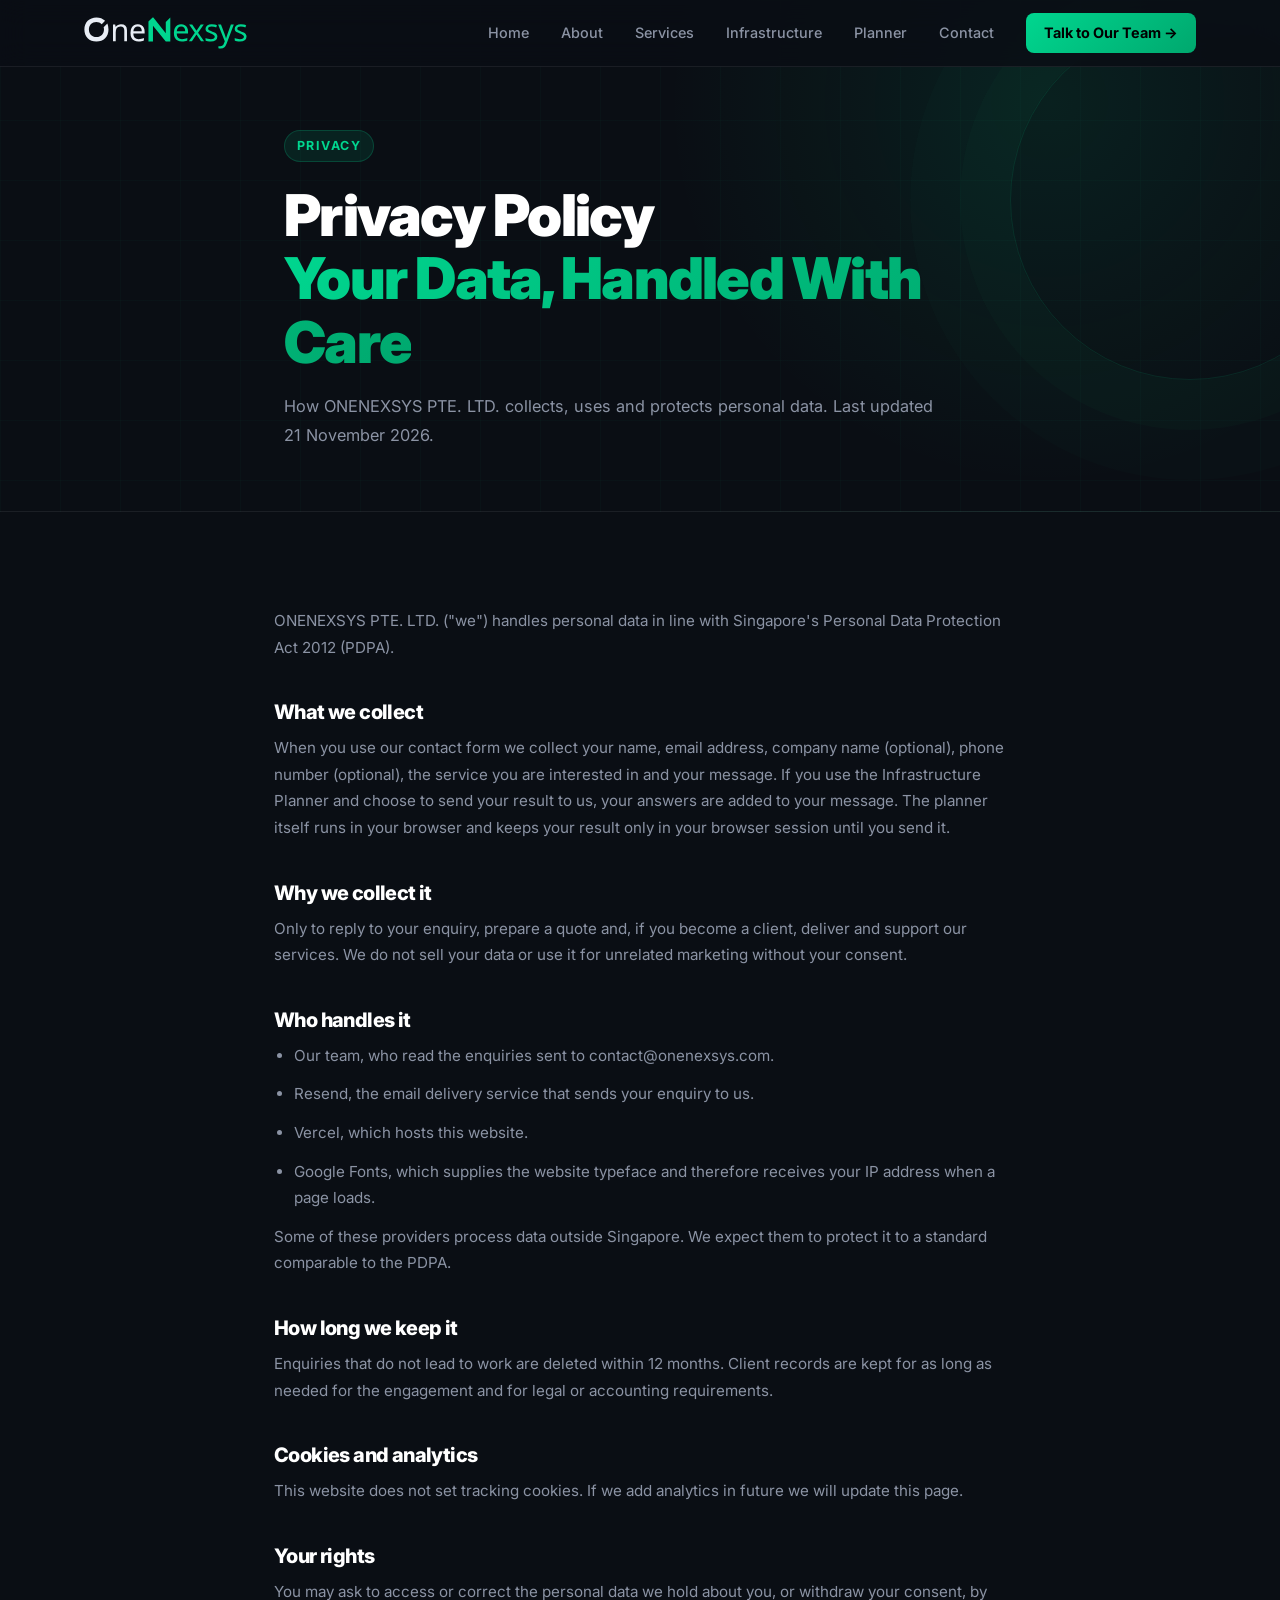
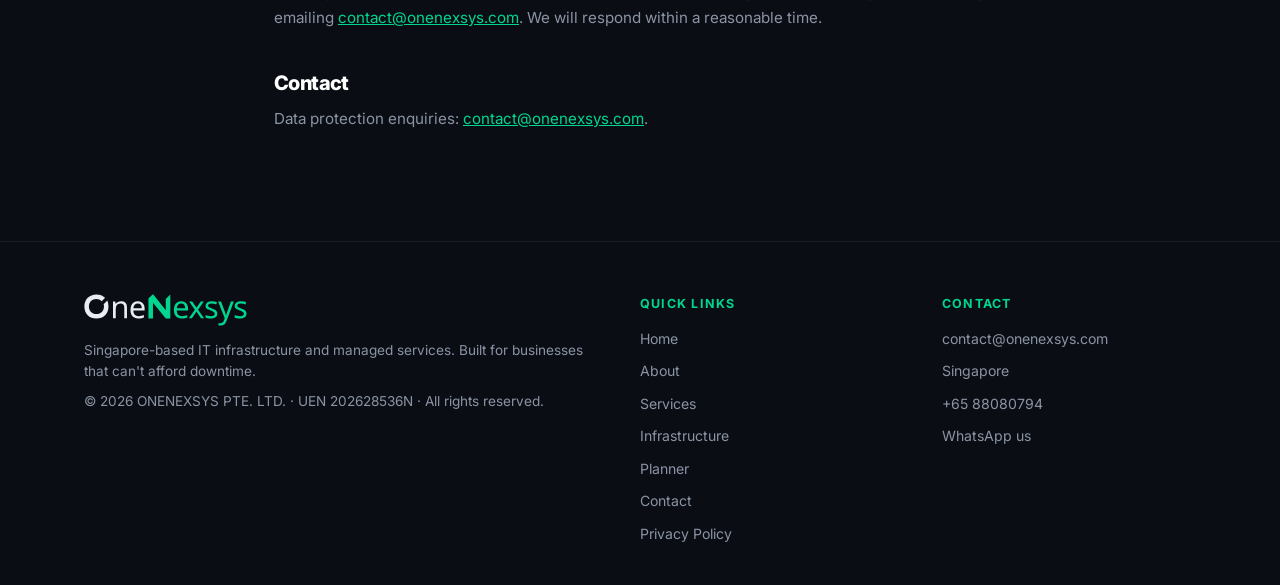
<file: privacy.html>
<!DOCTYPE html>
<html lang="en-SG">
<head>
  <meta charset="UTF-8" />
  <meta name="viewport" content="width=device-width, initial-scale=1.0" />
  <meta name="theme-color" content="#0a0e14">
  <title>Privacy Policy | OneNexsys Singapore</title>
  <meta name="description" content="How ONENEXSYS PTE. LTD. collects, uses and protects personal data submitted through onenexsys.com, in line with Singapore&#x27;s PDPA." />
  <link rel="preconnect" href="https://fonts.googleapis.com">
  <link rel="preconnect" href="https://fonts.gstatic.com" crossorigin>
  <link href="https://fonts.googleapis.com/css2?family=Inter:wght@400;500;600;700;800;900&display=swap" rel="stylesheet">
  <script>document.documentElement.classList.add('js');</script>
  <link rel="canonical" href="https://www.onenexsys.com/privacy">
  <meta name="robots" content="index, follow">
  <meta property="og:type" content="website">
  <meta property="og:title" content="Privacy Policy | OneNexsys Singapore">
  <meta property="og:description" content="How ONENEXSYS PTE. LTD. collects, uses and protects personal data submitted through onenexsys.com, in line with Singapore&#x27;s PDPA.">
  <meta property="og:url" content="https://www.onenexsys.com/privacy">
  <meta property="og:image" content="https://www.onenexsys.com/assets/images/og-onenexsys.png">
  <meta name="twitter:card" content="summary_large_image">
  <meta name="twitter:title" content="Privacy Policy | OneNexsys Singapore">
  <meta name="twitter:description" content="How ONENEXSYS PTE. LTD. collects, uses and protects personal data submitted through onenexsys.com, in line with Singapore&#x27;s PDPA.">
  <meta name="twitter:image" content="https://www.onenexsys.com/assets/images/og-onenexsys.png">
  <link rel="icon" href="assets/icons/favicon-v2.svg" type="image/svg+xml">
  <link rel="apple-touch-icon" href="assets/icons/apple-touch-icon.png">
  <link rel="manifest" href="site.webmanifest">
  <link rel="stylesheet" href="assets/css/site.css">
  <link rel="stylesheet" href="assets/css/patch.css">
</head>
<body>
<a class="skip-link" href="#main">Skip to content</a>
<header class="header">
  <div class="container nav">
    <a class="logo" href="index.html">
      <img src="assets/images/onenexsys-wordmark.svg" alt="OneNexsys" width="163" height="32">
    </a>
    <nav class="nav-links" aria-label="Main navigation">
      <a href="index.html">Home</a>
      <a href="about.html">About</a>
      <a href="services.html">Services</a>
      <a href="services.html#infrastructure">Infrastructure</a>
      <a href="planner.html">Planner</a>
      <a href="contact.html">Contact</a>
      <a class="nav-cta" href="contact.html">Talk to Our Team →</a>
    </nav>
    <button class="menu-btn" id="menuBtn" aria-label="Open menu" aria-expanded="false" aria-controls="mobileMenu">☰</button>
  </div>
  <div class="container mobile-menu" id="mobileMenu">
    <a href="index.html">Home</a>
    <a href="about.html">About</a>
    <a href="services.html">Services</a>
    <a href="services.html#infrastructure">Infrastructure</a>
    <a href="planner.html">Planner</a>
    <a href="contact.html">Contact</a>
  </div>
</header>
<main id="main">

<section class="page-hero">
  <div class="container page-hero-content">
    <div class="eyebrow">Privacy</div>
    <h1>Privacy Policy<br><span>Your Data, Handled With Care</span></h1>
    <p>How ONENEXSYS PTE. LTD. collects, uses and protects personal data. Last updated 21 November 2026.</p>
  </div>
</section>

<section class="section">
  <div class="container prose">
    <p>ONENEXSYS PTE. LTD. ("we") handles personal data in line with Singapore's Personal Data Protection Act 2012 (PDPA).</p>
    <h2>What we collect</h2>
    <p>When you use our contact form we collect your name, email address, company name (optional), phone number (optional), the service you are interested in and your message. If you use the Infrastructure Planner and choose to send your result to us, your answers are added to your message. The planner itself runs in your browser and keeps your result only in your browser session until you send it.</p>
    <h2>Why we collect it</h2>
    <p>Only to reply to your enquiry, prepare a quote and, if you become a client, deliver and support our services. We do not sell your data or use it for unrelated marketing without your consent.</p>
    <h2>Who handles it</h2>
    <ul>
      <li>Our team, who read the enquiries sent to contact@onenexsys.com.</li>
      <li>Resend, the email delivery service that sends your enquiry to us.</li>
      <li>Vercel, which hosts this website.</li>
      <li>Google Fonts, which supplies the website typeface and therefore receives your IP address when a page loads.</li>
    </ul>
    <p>Some of these providers process data outside Singapore. We expect them to protect it to a standard comparable to the PDPA.</p>
    <h2>How long we keep it</h2>
    <p>Enquiries that do not lead to work are deleted within 12 months. Client records are kept for as long as needed for the engagement and for legal or accounting requirements.</p>
    <h2>Cookies and analytics</h2>
    <p>This website does not set tracking cookies. If we add analytics in future we will update this page.</p>
    <h2>Your rights</h2>
    <p>You may ask to access or correct the personal data we hold about you, or withdraw your consent, by emailing <a href="mailto:contact@onenexsys.com">contact@onenexsys.com</a>. We will respond within a reasonable time.</p>
    <h2>Contact</h2>
    <p>Data protection enquiries: <a href="mailto:contact@onenexsys.com">contact@onenexsys.com</a>.</p>
  </div>
</section>
</main>
<footer class="footer">
  <div class="container footer-grid">
    <div>
      <a class="logo" href="index.html">
        <img src="assets/images/onenexsys-wordmark.svg" alt="OneNexsys" width="163" height="32">
      </a>
      <p>Singapore-based IT infrastructure and managed services. Built for businesses that can't afford downtime.</p>
      <p style="margin-top:8px">© <span id="year"></span> ONENEXSYS PTE. LTD. · UEN 202628536N · All rights reserved.</p>
    </div>
    <div>
      <div class="footer-heading">Quick Links</div>
      <div class="footer-links">
        <a href="index.html">Home</a>
        <a href="about.html">About</a>
        <a href="services.html">Services</a>
        <a href="services.html#infrastructure">Infrastructure</a>
        <a href="planner.html">Planner</a>
        <a href="contact.html">Contact</a>
        <a href="privacy.html" aria-current="page">Privacy Policy</a>
      </div>
    </div>
    <div>
      <div class="footer-heading">Contact</div>
      <div class="footer-links">
        <a href="mailto:contact@onenexsys.com">contact@onenexsys.com</a>
        <span style="color:var(--muted);font-size:.88rem">Singapore</span>
        <a data-onx="phone" href="tel:+6588080794">+65 88080794</a>
        <a data-onx="whatsapp" href="https://wa.me/6588080794?text=Hi%20OneNexsys%2C%20I%27d%20like%20to%20discuss%20my%20IT%20setup.">WhatsApp us</a>
      </div>
    </div>
  </div>
</footer>
<script src="assets/js/site.js" defer></script>
</body>
</html>
</file>
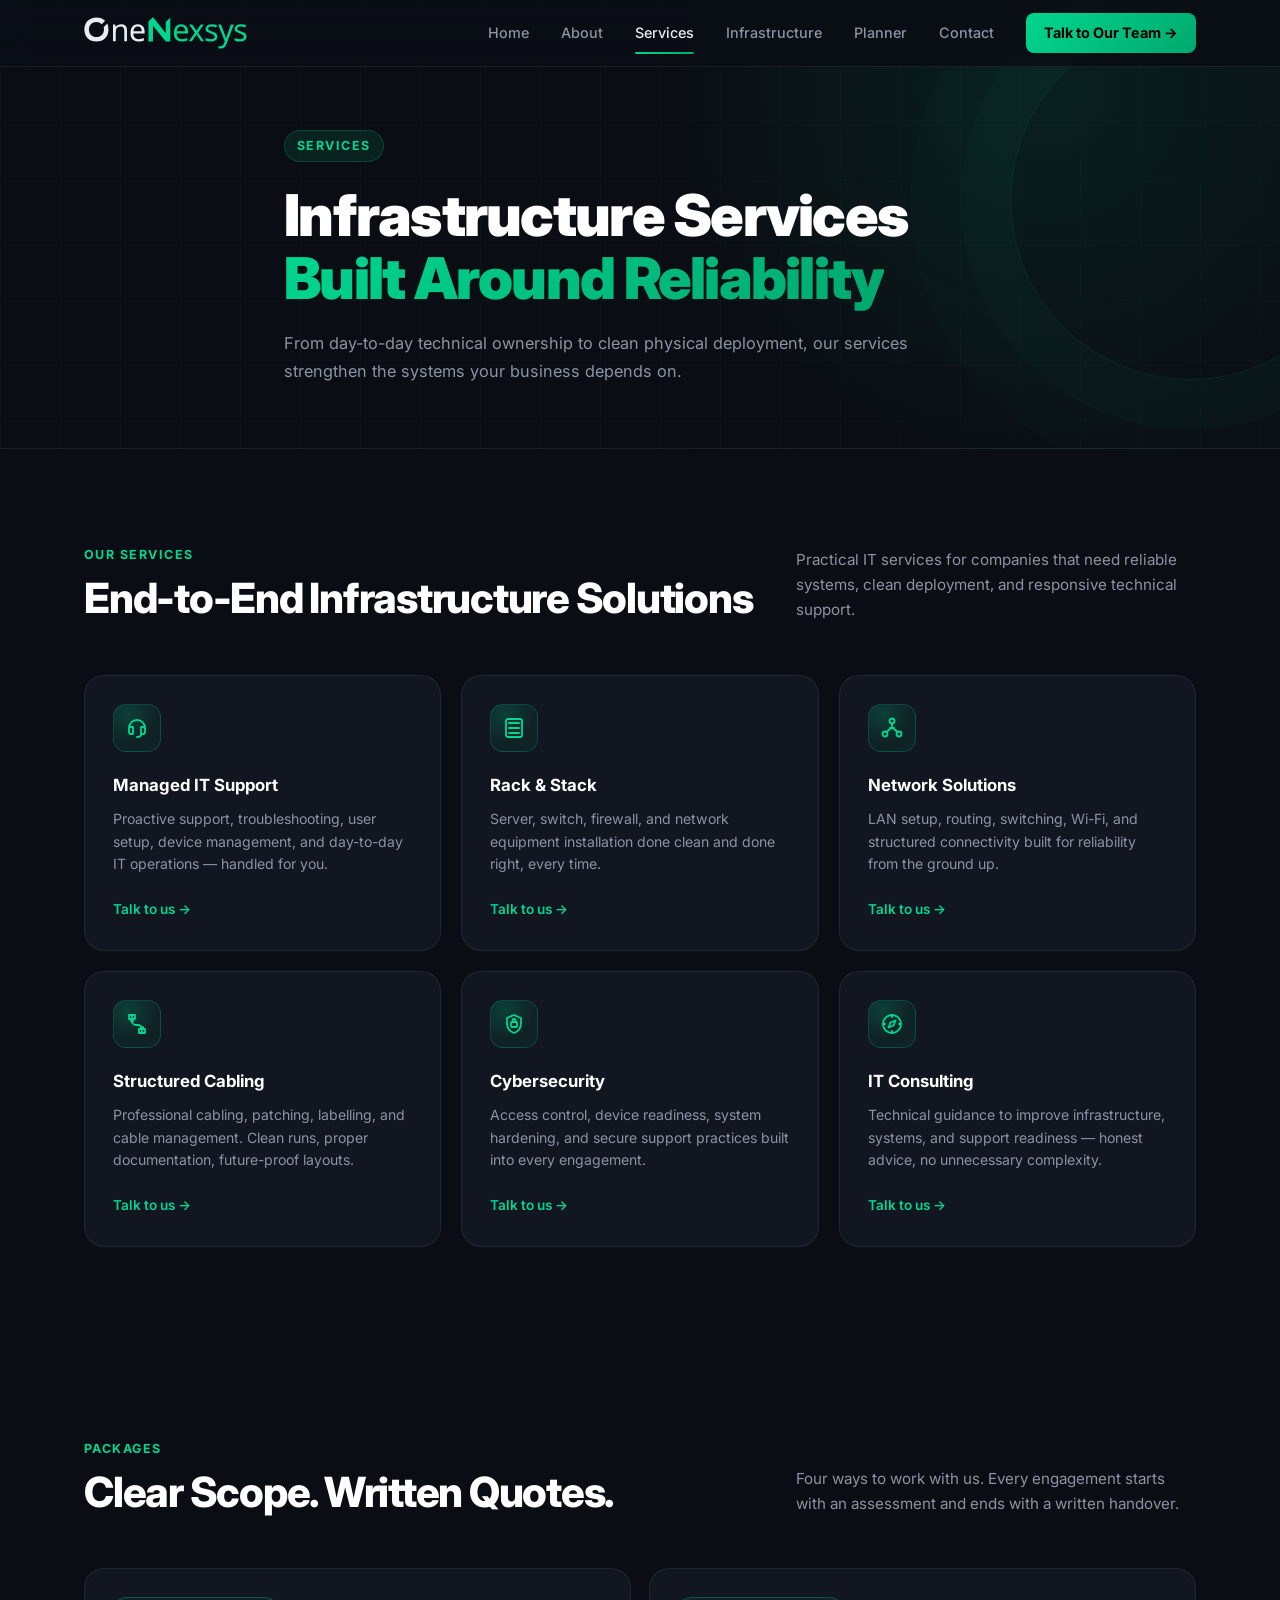
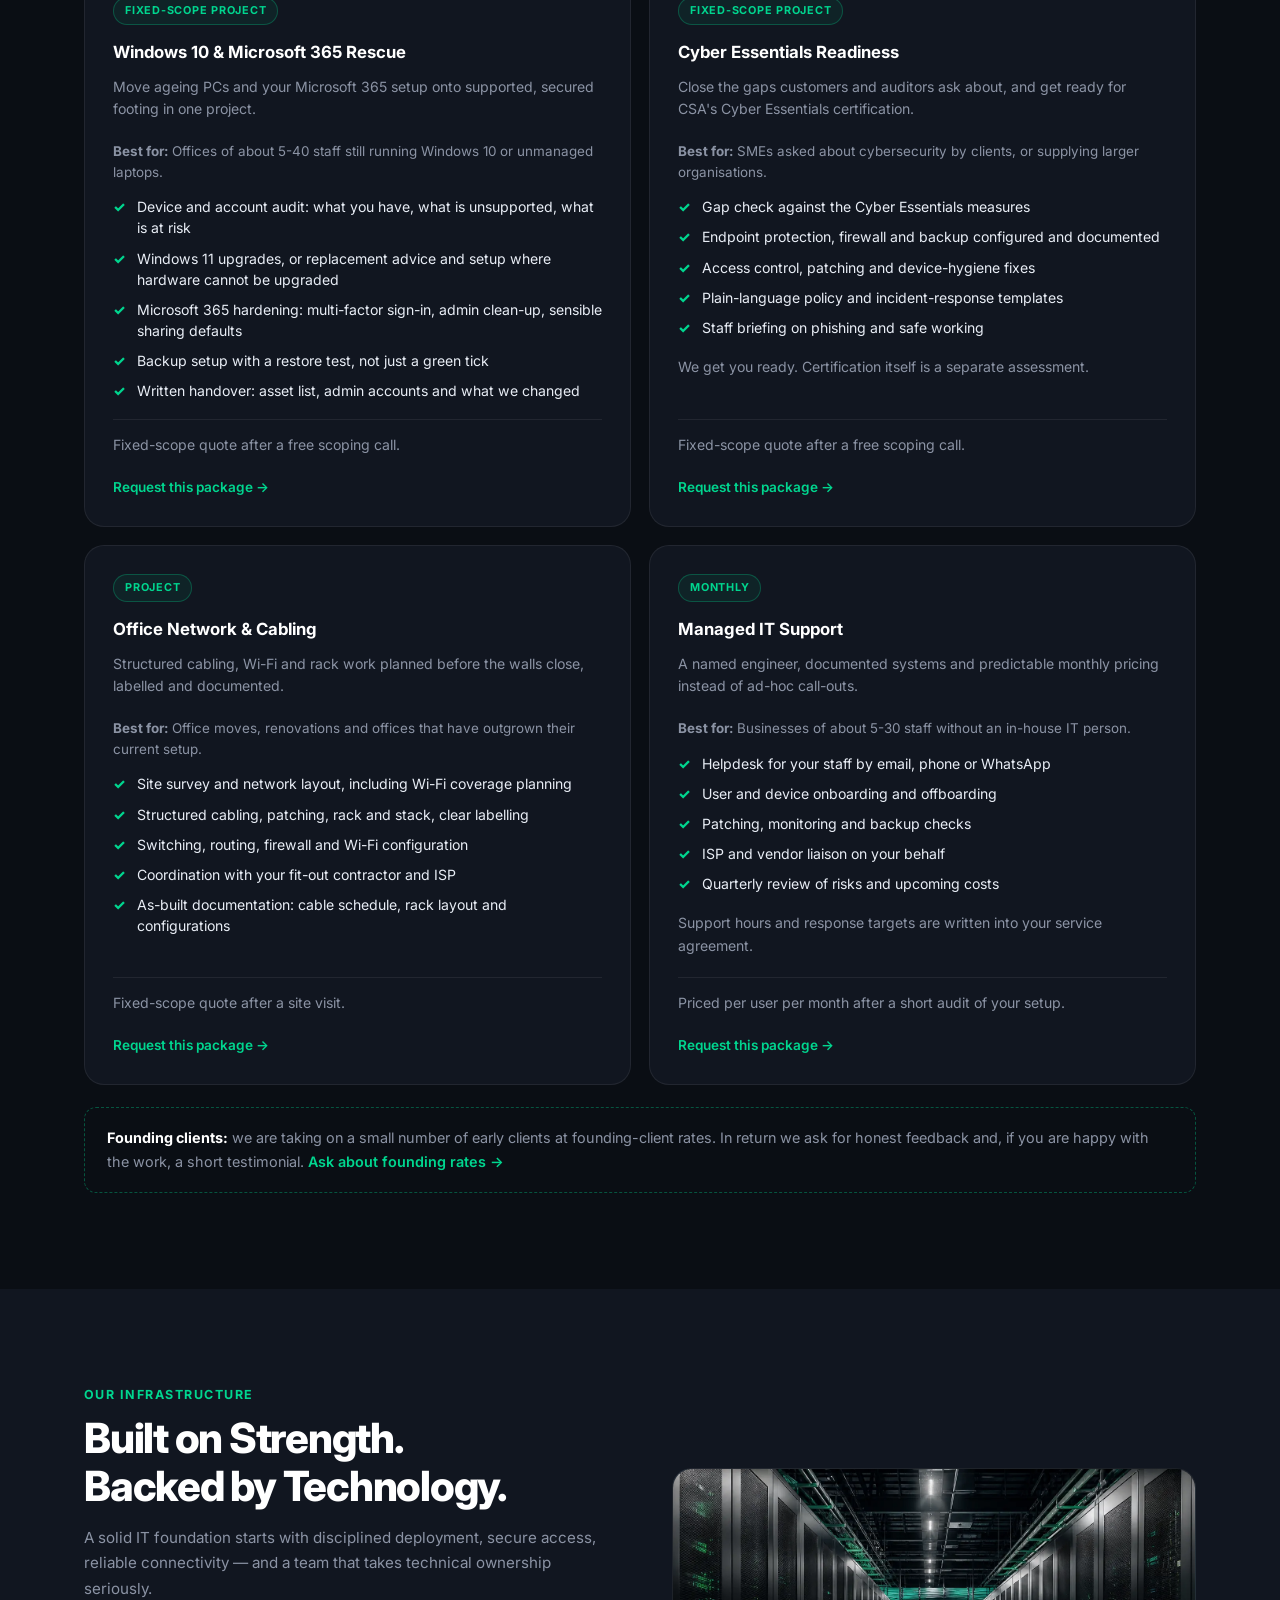
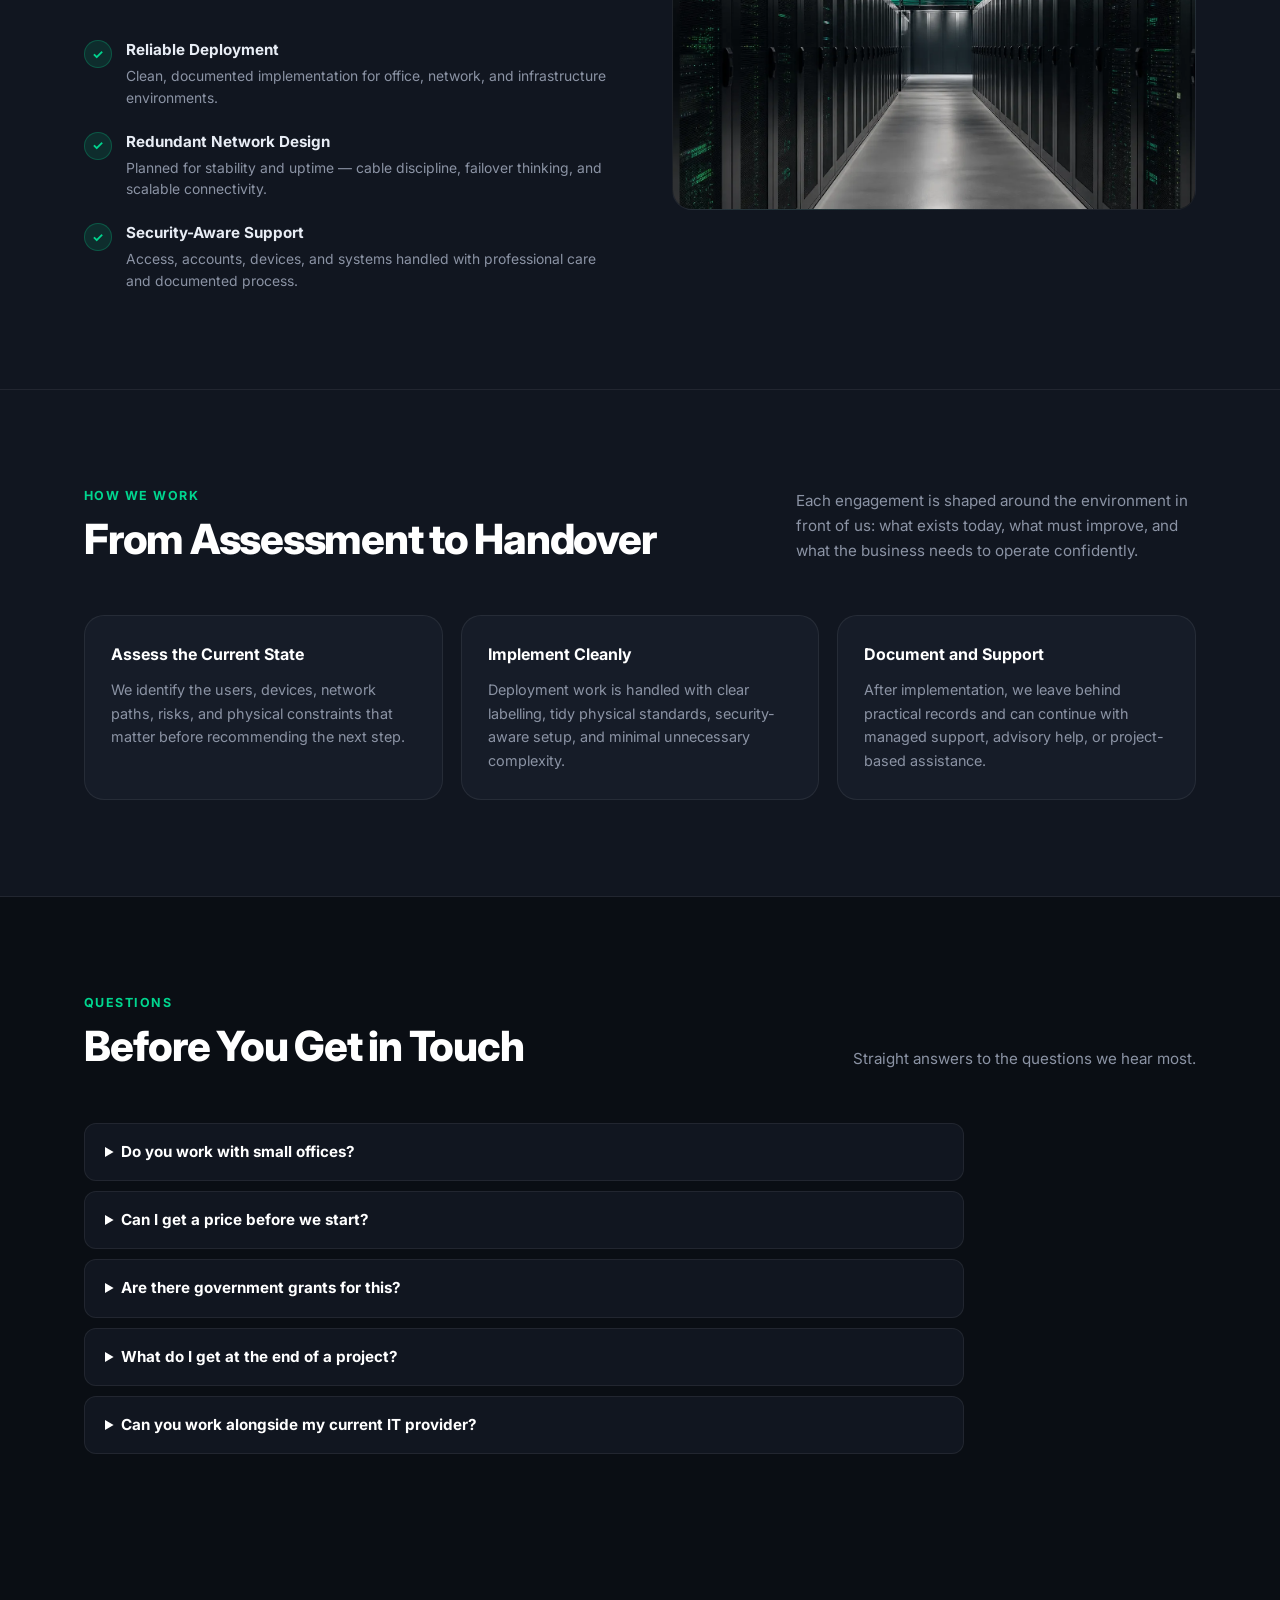
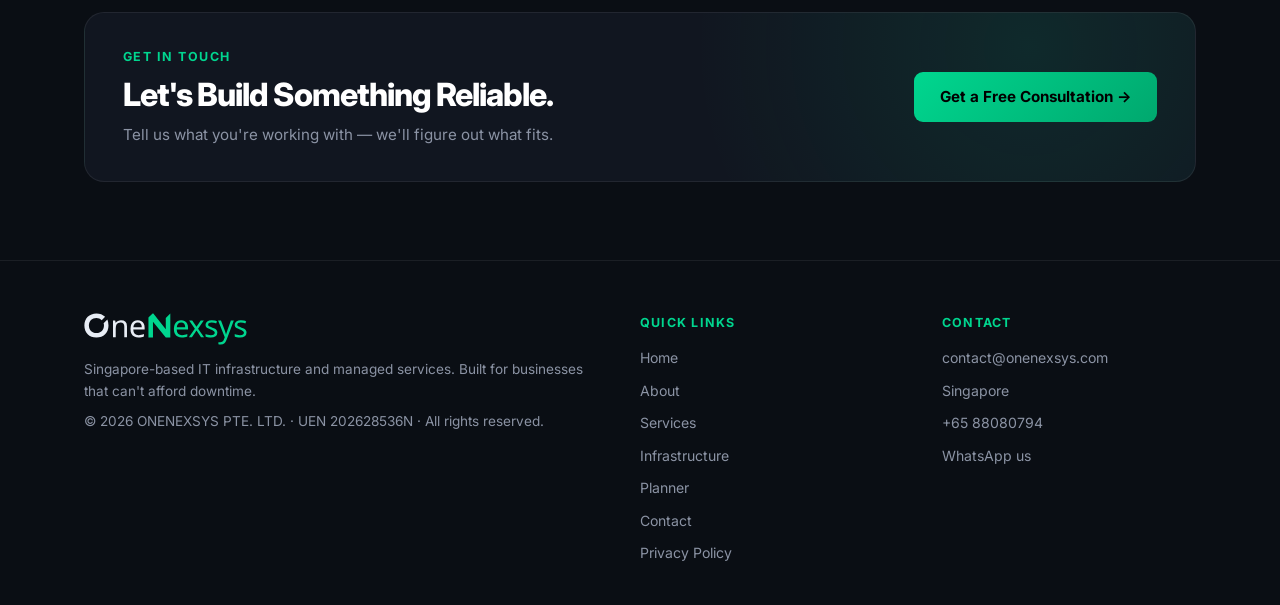
<file: services.html>
<!DOCTYPE html>
<html lang="en-SG">
<head>
  <meta charset="UTF-8" />
  <meta name="viewport" content="width=device-width, initial-scale=1.0" />
  <meta name="theme-color" content="#0a0e14">
  <title>IT Infrastructure Services | OneNexsys Singapore</title>
  <meta name="description" content="Managed IT support, rack and stack, network solutions, structured cabling, cybersecurity, and IT consulting in Singapore." />
  <link rel="preconnect" href="https://fonts.googleapis.com">
  <link rel="preconnect" href="https://fonts.gstatic.com" crossorigin>
  <link href="https://fonts.googleapis.com/css2?family=Inter:wght@400;500;600;700;800;900&display=swap" rel="stylesheet">
  <script>document.documentElement.classList.add('js');</script>
  <link rel="canonical" href="https://www.onenexsys.com/services">
  <meta name="robots" content="index, follow">
  <meta property="og:type" content="website">
  <meta property="og:title" content="IT Infrastructure Services | OneNexsys Singapore">
  <meta property="og:description" content="Managed IT support, rack and stack, network solutions, structured cabling, cybersecurity, and IT consulting in Singapore.">
  <meta property="og:url" content="https://www.onenexsys.com/services">
  <meta property="og:image" content="https://www.onenexsys.com/assets/images/og-onenexsys.png">
  <meta name="twitter:card" content="summary_large_image">
  <meta name="twitter:title" content="IT Infrastructure Services | OneNexsys Singapore">
  <meta name="twitter:description" content="Managed IT support, rack and stack, network solutions, structured cabling, cybersecurity, and IT consulting in Singapore.">
  <meta name="twitter:image" content="https://www.onenexsys.com/assets/images/og-onenexsys.png">
  <link rel="icon" href="assets/icons/favicon-v2.svg" type="image/svg+xml">
  <link rel="apple-touch-icon" href="assets/icons/apple-touch-icon.png">
  <link rel="manifest" href="site.webmanifest">
  <script type="application/ld+json">{"@context":"https://schema.org","@type":"LocalBusiness","name":"OneNexsys","url":"https://www.onenexsys.com","email":"contact@onenexsys.com","areaServed":"Singapore","address":{"@type":"PostalAddress","addressCountry":"SG"},"description":"Singapore-based IT infrastructure and managed services company."}</script>
  <link rel="stylesheet" href="assets/css/site.css">
  <link rel="stylesheet" href="assets/css/patch.css">
</head>
<body>
<a class="skip-link" href="#main">Skip to content</a>
<header class="header">
  <div class="container nav">
    <a class="logo" href="index.html">
      <img src="assets/images/onenexsys-wordmark.svg" alt="OneNexsys" width="163" height="32">
    </a>
    <nav class="nav-links" aria-label="Main navigation">
      <a href="index.html">Home</a>
      <a href="about.html">About</a>
      <a href="services.html" aria-current="page">Services</a>
      <a href="services.html#infrastructure">Infrastructure</a>
      <a href="planner.html">Planner</a>
      <a href="contact.html">Contact</a>
      <a class="nav-cta" href="contact.html">Talk to Our Team →</a>
    </nav>
    <button class="menu-btn" id="menuBtn" aria-label="Open menu" aria-expanded="false" aria-controls="mobileMenu">☰</button>
  </div>
  <div class="container mobile-menu" id="mobileMenu">
    <a href="index.html">Home</a>
    <a href="about.html">About</a>
    <a href="services.html" aria-current="page">Services</a>
    <a href="services.html#infrastructure">Infrastructure</a>
    <a href="planner.html">Planner</a>
    <a href="contact.html">Contact</a>
  </div>
</header>
<main id="main">

<!-- ─── Page Hero ───────────────────────────────────────────────────── -->
<section class="page-hero">
  <div class="container page-hero-content">
    <div class="eyebrow">Services</div>
    <h1>Infrastructure Services<br><span>Built Around Reliability</span></h1>
    <p>From day-to-day technical ownership to clean physical deployment, our services strengthen the systems your business depends on.</p>
  </div>
</section>

<!-- ─── Services ────────────────────────────────────────────────────── -->
<section class="section" id="services">
  <div class="container">
    <div class="section-head">
      <div>
        <div class="section-label">Our Services</div>
        <h2>End-to-End Infrastructure Solutions</h2>
      </div>
      <p>Practical IT services for companies that need reliable systems, clean deployment, and responsive technical support.</p>
    </div>
    <div class="services-grid">

      <article class="card fade-up">
        <span class="icon-tile"><svg viewBox="0 0 24 24" aria-hidden="true"><path d="M4 13v-1a8 8 0 0 1 16 0v1"/><path d="M4 13v3a2 2 0 0 0 2 2h2v-7H6a2 2 0 0 0-2 2Z"/><path d="M20 13v3a2 2 0 0 1-2 2h-2v-7h2a2 2 0 0 1 2 2Z"/><path d="M16 18c0 2-1.5 3-4 3"/></svg></span>
        <h3>Managed IT Support</h3>
        <p>Proactive support, troubleshooting, user setup, device management, and day-to-day IT operations — handled for you.</p>
        <a class="link" href="contact.html">Talk to us →</a>
      </article>

      <article class="card fade-up">
        <span class="icon-tile"><svg viewBox="0 0 24 24" aria-hidden="true"><rect x="4" y="3" width="16" height="18" rx="2"/><path d="M7 7h10M7 12h10M7 17h10"/><path d="M16.5 7h.01M16.5 12h.01M16.5 17h.01"/></svg></span>
        <h3>Rack &amp; Stack</h3>
        <p>Server, switch, firewall, and network equipment installation done clean and done right, every time.</p>
        <a class="link" href="contact.html">Talk to us →</a>
      </article>

      <article class="card fade-up">
        <span class="icon-tile"><svg viewBox="0 0 24 24" aria-hidden="true"><circle cx="12" cy="5" r="2.5"/><circle cx="5" cy="18" r="2.5"/><circle cx="19" cy="18" r="2.5"/><path d="M12 7.5v4M10 12h4M10.5 12.5l-4 3.5M13.5 12.5l4 3.5"/></svg></span>
        <h3>Network Solutions</h3>
        <p>LAN setup, routing, switching, Wi-Fi, and structured connectivity built for reliability from the ground up.</p>
        <a class="link" href="contact.html">Talk to us →</a>
      </article>

      <article class="card fade-up">
        <span class="icon-tile"><svg viewBox="0 0 24 24" aria-hidden="true"><path d="M7 3v6a4 4 0 0 0 4 4h2a4 4 0 0 1 4 4v4"/><path d="M4 3h6v4H4zM14 17h6v4h-6z"/><path d="M6 7v2M8 7v2M16 15v2M18 15v2"/></svg></span>
        <h3>Structured Cabling</h3>
        <p>Professional cabling, patching, labelling, and cable management. Clean runs, proper documentation, future-proof layouts.</p>
        <a class="link" href="contact.html">Talk to us →</a>
      </article>

      <article class="card fade-up">
        <span class="icon-tile"><svg viewBox="0 0 24 24" aria-hidden="true"><path d="M12 3 5 6v5c0 4.6 2.8 8.5 7 10 4.2-1.5 7-5.4 7-10V6l-7-3Z"/><rect x="9" y="10" width="6" height="5" rx="1"/><path d="M10.5 10V8.5a1.5 1.5 0 0 1 3 0V10"/></svg></span>
        <h3>Cybersecurity</h3>
        <p>Access control, device readiness, system hardening, and secure support practices built into every engagement.</p>
        <a class="link" href="contact.html">Talk to us →</a>
      </article>

      <article class="card fade-up">
        <span class="icon-tile"><svg viewBox="0 0 24 24" aria-hidden="true"><circle cx="12" cy="12" r="9"/><path d="m15.5 8.5-2 5-5 2 2-5 5-2Z"/><path d="M12 3v2M12 19v2M3 12h2M19 12h2"/></svg></span>
        <h3>IT Consulting</h3>
        <p>Technical guidance to improve infrastructure, systems, and support readiness — honest advice, no unnecessary complexity.</p>
        <a class="link" href="contact.html">Talk to us →</a>
      </article>

    </div>
  </div>
</section>

<!-- onx:packages -->
<section class="section" id="packages">
  <div class="container">
    <div class="section-head">
      <div>
        <div class="section-label">Packages</div>
        <h2>Clear Scope. Written Quotes.</h2>
      </div>
      <p>Four ways to work with us. Every engagement starts with an assessment and ends with a written handover.</p>
    </div>
    <div class="pkg-grid">
      <article class="card pkg-card fade-up" id="pkg-rescue">
        <span class="pkg-tag">Fixed-scope project</span>
        <h3>Windows 10 &amp; Microsoft 365 Rescue</h3>
        <p>Move ageing PCs and your Microsoft 365 setup onto supported, secured footing in one project.</p>
        <p class="pkg-best"><strong>Best for:</strong> Offices of about 5-40 staff still running Windows 10 or unmanaged laptops.</p>
        <ul class="pkg-list"><li>Device and account audit: what you have, what is unsupported, what is at risk</li><li>Windows 11 upgrades, or replacement advice and setup where hardware cannot be upgraded</li><li>Microsoft 365 hardening: multi-factor sign-in, admin clean-up, sensible sharing defaults</li><li>Backup setup with a restore test, not just a green tick</li><li>Written handover: asset list, admin accounts and what we changed</li></ul>
        
        <p class="pkg-price">Fixed-scope quote after a free scoping call.</p>
        <a class="link" href="contact.html">Request this package →</a>
      </article>
      <article class="card pkg-card fade-up" id="pkg-cyber">
        <span class="pkg-tag">Fixed-scope project</span>
        <h3>Cyber Essentials Readiness</h3>
        <p>Close the gaps customers and auditors ask about, and get ready for CSA&#x27;s Cyber Essentials certification.</p>
        <p class="pkg-best"><strong>Best for:</strong> SMEs asked about cybersecurity by clients, or supplying larger organisations.</p>
        <ul class="pkg-list"><li>Gap check against the Cyber Essentials measures</li><li>Endpoint protection, firewall and backup configured and documented</li><li>Access control, patching and device-hygiene fixes</li><li>Plain-language policy and incident-response templates</li><li>Staff briefing on phishing and safe working</li></ul>
        <p class="pkg-note">We get you ready. Certification itself is a separate assessment.</p>
        <p class="pkg-price">Fixed-scope quote after a free scoping call.</p>
        <a class="link" href="contact.html">Request this package →</a>
      </article>
      <article class="card pkg-card fade-up" id="pkg-network">
        <span class="pkg-tag">Project</span>
        <h3>Office Network &amp; Cabling</h3>
        <p>Structured cabling, Wi-Fi and rack work planned before the walls close, labelled and documented.</p>
        <p class="pkg-best"><strong>Best for:</strong> Office moves, renovations and offices that have outgrown their current setup.</p>
        <ul class="pkg-list"><li>Site survey and network layout, including Wi-Fi coverage planning</li><li>Structured cabling, patching, rack and stack, clear labelling</li><li>Switching, routing, firewall and Wi-Fi configuration</li><li>Coordination with your fit-out contractor and ISP</li><li>As-built documentation: cable schedule, rack layout and configurations</li></ul>
        
        <p class="pkg-price">Fixed-scope quote after a site visit.</p>
        <a class="link" href="contact.html">Request this package →</a>
      </article>
      <article class="card pkg-card fade-up" id="pkg-managed">
        <span class="pkg-tag">Monthly</span>
        <h3>Managed IT Support</h3>
        <p>A named engineer, documented systems and predictable monthly pricing instead of ad-hoc call-outs.</p>
        <p class="pkg-best"><strong>Best for:</strong> Businesses of about 5-30 staff without an in-house IT person.</p>
        <ul class="pkg-list"><li>Helpdesk for your staff by email, phone or WhatsApp</li><li>User and device onboarding and offboarding</li><li>Patching, monitoring and backup checks</li><li>ISP and vendor liaison on your behalf</li><li>Quarterly review of risks and upcoming costs</li></ul>
        <p class="pkg-note">Support hours and response targets are written into your service agreement.</p>
        <p class="pkg-price">Priced per user per month after a short audit of your setup.</p>
        <a class="link" href="contact.html">Request this package →</a>
      </article>
    </div>
    <p class="pkg-founding"><strong>Founding clients:</strong> we are taking on a small number of early clients at founding-client rates. In return we ask for honest feedback and, if you are happy with the work, a short testimonial. <a href="contact.html">Ask about founding rates →</a></p>
  </div>
</section>
<!-- /onx:packages -->

<!-- ─── Infrastructure ───────────────────────────────────────────────── -->
<section class="section infra" id="infrastructure">
  <div class="container split">
    <div>
      <div class="section-label">Our Infrastructure</div>
      <h2>Built on Strength.<br>Backed by Technology.</h2>
      <p class="muted">
        A solid IT foundation starts with disciplined deployment, secure access, reliable
        connectivity — and a team that takes technical ownership seriously.
      </p>
      <div class="checks">
        <div class="check fade-up">
          <div class="check-badge">✓</div>
          <div>
            <strong>Reliable Deployment</strong>
            <p>Clean, documented implementation for office, network, and infrastructure environments.</p>
          </div>
        </div>
        <div class="check fade-up">
          <div class="check-badge">✓</div>
          <div>
            <strong>Redundant Network Design</strong>
            <p>Planned for stability and uptime — cable discipline, failover thinking, and scalable connectivity.</p>
          </div>
        </div>
        <div class="check fade-up">
          <div class="check-badge">✓</div>
          <div>
            <strong>Security-Aware Support</strong>
            <p>Access, accounts, devices, and systems handled with professional care and documented process.</p>
          </div>
        </div>
      </div>
    </div>
    <div class="image-panel">
      <img src="assets/images/datacenter.webp" alt="Secure data center infrastructure" width="1823" height="863" loading="lazy" decoding="async" onerror="this.hidden=true">
    </div>
  </div>
</section>


<!-- ─── Service Approach ───────────────────────────────────────────── -->
<section class="section service-process">
  <div class="container">
    <div class="section-head">
      <div>
        <div class="section-label">How We Work</div>
        <h2>From Assessment to Handover</h2>
      </div>
      <p>Each engagement is shaped around the environment in front of us: what exists today, what must improve, and what the business needs to operate confidently.</p>
    </div>
    <div class="process-grid">
      <article class="process-card fade-up">
        <h3>Assess the Current State</h3>
        <p>We identify the users, devices, network paths, risks, and physical constraints that matter before recommending the next step.</p>
      </article>
      <article class="process-card fade-up">
        <h3>Implement Cleanly</h3>
        <p>Deployment work is handled with clear labelling, tidy physical standards, security-aware setup, and minimal unnecessary complexity.</p>
      </article>
      <article class="process-card fade-up">
        <h3>Document and Support</h3>
        <p>After implementation, we leave behind practical records and can continue with managed support, advisory help, or project-based assistance.</p>
      </article>
    </div>
  </div>
</section>


<!-- onx:faq -->
<section class="section" id="faq">
  <div class="container">
    <div class="section-head">
      <div>
        <div class="section-label">Questions</div>
        <h2>Before You Get in Touch</h2>
      </div>
      <p>Straight answers to the questions we hear most.</p>
    </div>
    <div class="faq-list"><details><summary>Do you work with small offices?</summary><p>Yes. Our packages are designed for offices of roughly 5 to 40 people. Larger or multi-site work is scoped separately.</p></details><details><summary>Can I get a price before we start?</summary><p>Yes. Every project is quoted in writing with a fixed scope. Managed support is priced per user per month once we have seen your setup.</p></details><details><summary>Are there government grants for this?</summary><p>Schemes such as Enterprise Singapore&#x27;s EDGE Grant and CSA&#x27;s programmes can help SMEs fund digital and cybersecurity upgrades. Eligibility depends on your company and the solution, so check current terms before you commit.</p></details><details><summary>What do I get at the end of a project?</summary><p>A written handover: asset list, configurations, cable and rack labelling, admin access records and what we changed, so you are never locked in to us.</p></details><details><summary>Can you work alongside my current IT provider?</summary><p>Yes. We can start with an audit and either work alongside them on a specific project or take over day-to-day support.</p></details></div>
  </div>
</section>
<!-- /onx:faq -->

<!-- ─── Contact Preview ────────────────────────────────────────────── -->
<section class="compact-cta" id="contact">
  <div class="container">
    <div class="compact-cta-box">
      <div>
        <div class="section-label">Get in Touch</div>
        <h2>Let's Build Something Reliable.</h2>
        <p>Tell us what you're working with — we'll figure out what fits.</p>
      </div>
      <a class="btn btn-primary" href="contact.html">Get a Free Consultation →</a>
    </div>
  </div>
</section>
</main>
<footer class="footer">
  <div class="container footer-grid">
    <div>
      <a class="logo" href="index.html">
        <img src="assets/images/onenexsys-wordmark.svg" alt="OneNexsys" width="163" height="32">
      </a>
      <p>Singapore-based IT infrastructure and managed services. Built for businesses that can't afford downtime.</p>
      <p style="margin-top:8px">© <span id="year"></span> ONENEXSYS PTE. LTD. · UEN 202628536N · All rights reserved.</p>
    </div>
    <div>
      <div class="footer-heading">Quick Links</div>
      <div class="footer-links">
        <a href="index.html">Home</a>
        <a href="about.html">About</a>
        <a href="services.html" aria-current="page">Services</a>
        <a href="services.html#infrastructure">Infrastructure</a>
        <a href="planner.html">Planner</a>
        <a href="contact.html">Contact</a>
        <a href="privacy.html">Privacy Policy</a>
      </div>
    </div>
    <div>
      <div class="footer-heading">Contact</div>
      <div class="footer-links">
        <a href="mailto:contact@onenexsys.com">contact@onenexsys.com</a>
        <span style="color:var(--muted);font-size:.88rem">Singapore</span>
        <a data-onx="phone" href="tel:+6588080794">+65 88080794</a>
        <a data-onx="whatsapp" href="https://wa.me/6588080794?text=Hi%20OneNexsys%2C%20I%27d%20like%20to%20discuss%20my%20IT%20setup.">WhatsApp us</a>
      </div>
    </div>
  </div>
</footer>
<script src="assets/js/site.js" defer></script>
</body>
</html>
</file>
<file: assets/css/site.css>
/* ─── Reset & Base ────────────────────────────────────────────── */
    *, *::before, *::after { box-sizing: border-box; margin: 0; padding: 0; }

    :root {
      --bg:        #0a0e14;
      --bg-card:   #111620;
      --bg-card2:  #161c28;
      --border:    rgba(255,255,255,.07);
      --emerald:   #00d68f;
      --emerald-d: #00a86e;
      --emerald-g: linear-gradient(135deg,#00d68f,#00a86e);
      --text:      #e8edf5;
      --muted:     #8b93a4;
      --muted2:    #5c6472;
      --font:      'Inter', system-ui, sans-serif;
      --radius:    12px;
      --radius-lg: 20px;
      --shadow:    0 4px 24px rgba(0,0,0,.4);
    }

    html { scroll-behavior: smooth; }

    body {
      font-family: var(--font);
      background: var(--bg);
      color: var(--text);
      line-height: 1.6;
      -webkit-font-smoothing: antialiased;
    }

    a { color: inherit; text-decoration: none; }
    img { display: block; max-width: 100%; }

    .container {
      width: 100%;
      max-width: 1160px;
      margin: 0 auto;
      padding: 0 24px;
    }

    /* ─── Header ──────────────────────────────────────────────────── */
    .header {
      position: fixed;
      top: 0; left: 0; right: 0;
      z-index: 100;
      background: rgba(10,14,20,.85);
      backdrop-filter: blur(14px);
      border-bottom: 1px solid var(--border);
      transition: background .3s;
    }

    .nav {
      display: flex;
      align-items: center;
      justify-content: space-between;
      height: 66px;
    }

    .logo img { height: 32px; }
    .logo-text {
      font-size: 1.2rem;
      font-weight: 800;
      letter-spacing: -.5px;
      color: var(--text);
    }
    .logo-text span { color: var(--emerald); }

    .nav-links {
      display: flex;
      align-items: center;
      gap: 32px;
      font-size: .9rem;
      font-weight: 500;
    }

    .nav-links a { color: var(--muted); transition: color .2s; }
    .nav-links a:hover { color: var(--text); }

    .nav-cta {
      background: var(--emerald-g);
      color: #000 !important;
      padding: 8px 18px;
      border-radius: 8px;
      font-weight: 700 !important;
      transition: opacity .2s !important;
    }
    .nav-cta:hover { opacity: .85; }

    .menu-btn {
      display: none;
      background: none;
      border: none;
      color: var(--text);
      font-size: 1.5rem;
      cursor: pointer;
      padding: 4px 8px;
    }

    .mobile-menu {
      display: none;
      flex-direction: column;
      gap: 0;
      border-top: 1px solid var(--border);
      background: var(--bg);
    }
    .mobile-menu a {
      padding: 14px 0;
      font-size: .95rem;
      font-weight: 500;
      color: var(--muted);
      border-bottom: 1px solid var(--border);
    }
    .mobile-menu.open { display: flex; }

    /* ─── Buttons ─────────────────────────────────────────────────── */
    .btn {
      display: inline-flex;
      align-items: center;
      gap: 6px;
      padding: 13px 26px;
      border-radius: 9px;
      font-weight: 700;
      font-size: .95rem;
      cursor: pointer;
      transition: all .2s;
      white-space: nowrap;
    }
    .btn-primary {
      background: var(--emerald-g);
      color: #000;
    }
    .btn-primary:hover { opacity: .88; transform: translateY(-1px); }

    .btn-secondary {
      background: transparent;
      color: var(--text);
      border: 1px solid var(--border);
    }
    .btn-secondary:hover {
      border-color: var(--emerald);
      color: var(--emerald);
      transform: translateY(-1px);
    }

    /* ─── Hero ────────────────────────────────────────────────────── */
    .hero {
      position: relative;
      padding: 160px 0 100px;
      overflow: hidden;
    }

    .hero-globe {
      position: absolute;
      right: -90px;
      top: 50%;
      transform: translateY(-50%);
      width: min(720px, 54vw);
      height: min(720px, 54vw);
      background: url('../images/hero-globe.webp') 74% center / cover no-repeat;
      opacity: .24;
      -webkit-mask-image: radial-gradient(ellipse 72% 72% at 72% 50%, #000 38%, rgba(0,0,0,.85) 56%, transparent 78%);
      mask-image: radial-gradient(ellipse 72% 72% at 72% 50%, #000 38%, rgba(0,0,0,.85) 56%, transparent 78%);
      pointer-events: none;
    }

    .js .hero-globe {
      animation: globe-breathe 12s ease-in-out infinite alternate;
    }

    @keyframes globe-breathe {
      from {
        transform: translateY(-50%) scale(1);
        filter: brightness(.9);
      }
      to {
        transform: translateY(-51.5%) scale(1.025);
        filter: brightness(1.12);
      }
    }

    /* Subtle grid overlay */
    .hero::before {
      content: '';
      position: absolute;
      inset: 0;
      background-image:
        linear-gradient(rgba(0,214,143,.04) 1px, transparent 1px),
        linear-gradient(90deg, rgba(0,214,143,.04) 1px, transparent 1px);
      background-size: 60px 60px;
      pointer-events: none;
    }

    /* Green ambient glow behind hero text */
    .hero::after {
      content: '';
      position: absolute;
      top: 10%;
      left: -10%;
      width: 60%;
      height: 80%;
      background: radial-gradient(ellipse at 30% 40%, rgba(0,214,143,.09) 0%, transparent 65%);
      pointer-events: none;
    }

    .hero-content {
      position: relative;
      z-index: 1;
      max-width: 720px;
    }

    .eyebrow {
      display: inline-block;
      font-size: .78rem;
      font-weight: 700;
      letter-spacing: .12em;
      text-transform: uppercase;
      color: var(--emerald);
      background: rgba(0,214,143,.1);
      border: 1px solid rgba(0,214,143,.2);
      padding: 5px 12px;
      border-radius: 100px;
      margin-bottom: 22px;
    }

    h1 {
      font-size: clamp(2.4rem, 5vw, 3.6rem);
      font-weight: 900;
      line-height: 1.1;
      letter-spacing: -.03em;
      margin-bottom: 22px;
      color: #fff;
    }

    h1 span {
      background: var(--emerald-g);
      -webkit-background-clip: text;
      -webkit-text-fill-color: transparent;
      background-clip: text;
    }

    .hero-text {
      font-size: 1.1rem;
      color: var(--muted);
      max-width: 580px;
      line-height: 1.7;
      margin-bottom: 36px;
    }

    .actions {
      display: flex;
      gap: 14px;
      flex-wrap: wrap;
      margin-bottom: 60px;
    }

    .hero-features {
      display: grid;
      grid-template-columns: repeat(2, 1fr);
      gap: 16px;
    }

    .hero-feature {
      display: flex;
      gap: 12px;
      align-items: flex-start;
      background: var(--bg-card);
      border: 1px solid var(--border);
      border-radius: var(--radius);
      padding: 16px;
    }

    .hero-feature svg {
      width: 20px;
      height: 20px;
      stroke: var(--emerald);
      flex-shrink: 0;
      margin-top: 2px;
    }

    .hero-feature strong {
      display: block;
      font-size: .9rem;
      font-weight: 700;
      color: var(--text);
      margin-bottom: 3px;
    }

    .hero-feature span {
      font-size: .82rem;
      color: var(--muted);
      line-height: 1.5;
    }

    /* ─── Stats Bar ───────────────────────────────────────────────── */
    .stats {
      border-top: 1px solid var(--border);
      border-bottom: 1px solid var(--border);
      background: var(--bg-card);
      padding: 0;
    }

    .stats-grid {
      display: flex;
      align-items: stretch;
      justify-content: space-between;
      flex-wrap: wrap;
    }

    .stat {
      display: flex;
      align-items: center;
      gap: 12px;
      padding: 24px 20px;
      flex: 1;
      min-width: 140px;
      border-right: 1px solid var(--border);
    }
    .stat:last-child { border-right: none; }

    .stat svg {
      width: 22px;
      height: 22px;
      stroke: var(--emerald);
      flex-shrink: 0;
    }

    .stat strong {
      display: block;
      font-size: 1.05rem;
      font-weight: 800;
      color: var(--text);
      letter-spacing: -.02em;
    }

    .stat span {
      display: block;
      font-size: .78rem;
      color: var(--muted);
      margin-top: 1px;
    }

    /* ─── Sections ────────────────────────────────────────────────── */
    .section {
      padding: 96px 0;
    }

    .section-label {
      font-size: .78rem;
      font-weight: 700;
      letter-spacing: .12em;
      text-transform: uppercase;
      color: var(--emerald);
      margin-bottom: 10px;
    }

    h2 {
      font-size: clamp(1.8rem, 3.5vw, 2.6rem);
      font-weight: 800;
      line-height: 1.15;
      letter-spacing: -.03em;
      color: #fff;
    }

    .section-head {
      display: flex;
      justify-content: space-between;
      align-items: flex-end;
      gap: 40px;
      margin-bottom: 52px;
    }

    .section-head p {
      max-width: 400px;
      color: var(--muted);
      font-size: .95rem;
      line-height: 1.65;
    }

    /* ─── Services Grid ───────────────────────────────────────────── */
    .services-grid {
      display: grid;
      grid-template-columns: repeat(3, 1fr);
      gap: 20px;
    }

    .card {
      background: var(--bg-card);
      border: 1px solid var(--border);
      border-radius: var(--radius-lg);
      padding: 28px;
      transition: border-color .25s, transform .25s;
    }

    .card:hover {
      border-color: rgba(0,214,143,.3);
      transform: translateY(-3px);
    }

    .card svg {
      width: 28px;
      height: 28px;
      stroke: var(--emerald);
      margin-bottom: 18px;
    }

    .card h3 {
      font-size: 1.05rem;
      font-weight: 700;
      margin-bottom: 10px;
      color: #fff;
    }

    .card p {
      font-size: .88rem;
      color: var(--muted);
      line-height: 1.6;
      margin-bottom: 20px;
    }

    .link {
      font-size: .85rem;
      font-weight: 600;
      color: var(--emerald);
      transition: opacity .2s;
    }
    .link:hover { opacity: .7; }

    /* ─── Infrastructure Split ────────────────────────────────────── */
    .infra { background: var(--bg-card); }

    .split {
      display: grid;
      grid-template-columns: 1fr 1fr;
      gap: 64px;
      align-items: center;
    }

    .split h2 { margin-bottom: 14px; }

    .muted {
      color: var(--muted);
      font-size: .95rem;
      line-height: 1.7;
      margin-bottom: 36px;
    }

    .checks { display: flex; flex-direction: column; gap: 20px; }

    .check {
      display: flex;
      gap: 14px;
      align-items: flex-start;
    }

    .check-badge {
      background: rgba(0,214,143,.12);
      border: 1px solid rgba(0,214,143,.25);
      color: var(--emerald);
      font-weight: 700;
      font-size: .82rem;
      width: 28px;
      height: 28px;
      border-radius: 50%;
      display: flex;
      align-items: center;
      justify-content: center;
      flex-shrink: 0;
      margin-top: 2px;
    }

    .check strong {
      display: block;
      font-size: .95rem;
      font-weight: 700;
      color: var(--text);
      margin-bottom: 4px;
    }

    .check p {
      font-size: .87rem;
      color: var(--muted);
      line-height: 1.55;
    }

    .image-panel {
      border-radius: var(--radius-lg);
      overflow: hidden;
      border: 1px solid var(--border);
      min-height: 340px;
      background:
        radial-gradient(circle at 30% 30%, rgba(0,214,143,.14), transparent 45%),
        linear-gradient(135deg, var(--bg-card2), var(--bg));
    }

    .image-panel img {
      width: 100%;
      height: 100%;
      object-fit: cover;
      display: block;
      min-height: 340px;
    }

    /* ─── About ───────────────────────────────────────────────────── */
    .partners {
      display: flex;
      gap: 12px;
      flex-wrap: wrap;
      margin-top: 32px;
    }

    .partner {
      background: var(--bg-card2);
      border: 1px solid var(--border);
      border-radius: 8px;
      padding: 10px 18px;
      font-size: .85rem;
      font-weight: 700;
      color: var(--text);
      display: flex;
      gap: 5px;
      align-items: baseline;
    }

    .partner small {
      font-size: .7rem;
      font-weight: 500;
      color: var(--muted);
      text-transform: uppercase;
      letter-spacing: .06em;
    }

    /* ─── Trust ───────────────────────────────────────────────────── */
    .trust {
      background: var(--bg-card);
      border-top: 1px solid var(--border);
      border-bottom: 1px solid var(--border);
    }

    .trust-intro {
      max-width: 680px;
      margin-bottom: 44px;
    }

    .trust-intro h2 { margin-bottom: 14px; }

    .trust-intro p {
      color: var(--muted);
      font-size: .95rem;
      line-height: 1.7;
    }

    .trust-grid {
      display: grid;
      grid-template-columns: repeat(4, 1fr);
      gap: 16px;
    }

    .trust-item {
      padding: 24px;
      background: var(--bg-card2);
      border: 1px solid var(--border);
      border-radius: var(--radius);
    }

    .trust-number {
      display: inline-flex;
      align-items: center;
      justify-content: center;
      width: 34px;
      height: 34px;
      margin-bottom: 18px;
      border-radius: 10px;
      background: rgba(0,214,143,.1);
      border: 1px solid rgba(0,214,143,.2);
      color: var(--emerald);
      font-size: .78rem;
      font-weight: 800;
      letter-spacing: .06em;
    }

    .trust-item h3 {
      margin-bottom: 8px;
      color: #fff;
      font-size: .98rem;
    }

    .trust-item p {
      color: var(--muted);
      font-size: .85rem;
      line-height: 1.6;
    }

    /* ─── Infrastructure Planner ──────────────────────────────────── */
    .planner {
      position: relative;
      overflow: hidden;
    }

    .planner::before {
      content: '';
      position: absolute;
      inset: 0;
      background:
        radial-gradient(circle at 12% 20%, rgba(0,214,143,.07), transparent 32%),
        radial-gradient(circle at 88% 80%, rgba(0,168,110,.06), transparent 34%);
      pointer-events: none;
    }

    .planner-head {
      position: relative;
      max-width: 700px;
      margin-bottom: 40px;
    }

    .planner-head h2 { margin-bottom: 14px; }

    .planner-head p {
      color: var(--muted);
      font-size: .95rem;
      line-height: 1.7;
    }

    .planner-shell {
      position: relative;
      display: grid;
      grid-template-columns: minmax(0, 1.15fr) minmax(300px, .85fr);
      min-height: 540px;
      overflow: hidden;
      background: var(--bg-card);
      border: 1px solid var(--border);
      border-radius: var(--radius-lg);
      box-shadow: var(--shadow);
    }

    .planner-main { padding: 38px; }

    .planner-progress {
      display: flex;
      align-items: center;
      gap: 14px;
      margin-bottom: 34px;
    }

    .planner-progress-track {
      flex: 1;
      height: 5px;
      overflow: hidden;
      border-radius: 10px;
      background: rgba(255,255,255,.07);
    }

    .planner-progress-fill {
      width: 20%;
      height: 100%;
      border-radius: inherit;
      background: var(--emerald-g);
      transition: width .35s ease;
    }

    .planner-step-count {
      min-width: 72px;
      color: var(--muted);
      font-size: .76rem;
      font-weight: 600;
      text-align: right;
    }

    .planner-step {
      display: none;
      border: 0;
    }

    .planner-step.active { display: block; }

    .planner-step legend {
      width: 100%;
      margin-bottom: 8px;
      color: #fff;
      font-size: 1.45rem;
      font-weight: 800;
      line-height: 1.25;
      letter-spacing: -.02em;
    }

    .planner-help {
      margin-bottom: 24px;
      color: var(--muted);
      font-size: .86rem;
    }

    .planner-options {
      display: grid;
      grid-template-columns: 1fr 1fr;
      gap: 12px;
    }

    .planner-option {
      position: relative;
      display: block;
      cursor: pointer;
    }

    .planner-option input {
      position: absolute;
      opacity: 0;
      pointer-events: none;
    }

    .planner-option-content {
      display: block;
      min-height: 100%;
      padding: 17px 18px;
      background: var(--bg-card2);
      border: 1px solid var(--border);
      border-radius: 11px;
      transition: border-color .2s, background .2s, transform .2s;
    }

    .planner-option:hover .planner-option-content {
      border-color: rgba(0,214,143,.28);
      transform: translateY(-1px);
    }

    .planner-option input:focus-visible + .planner-option-content {
      outline: 2px solid var(--emerald);
      outline-offset: 2px;
    }

    .planner-option input:checked + .planner-option-content {
      border-color: var(--emerald);
      background: rgba(0,214,143,.08);
      box-shadow: inset 0 0 0 1px rgba(0,214,143,.12);
    }

    .planner-option strong {
      display: block;
      margin-bottom: 4px;
      color: var(--text);
      font-size: .9rem;
    }

    .planner-option small {
      display: block;
      color: var(--muted);
      font-size: .76rem;
      line-height: 1.45;
    }

    .planner-actions {
      display: flex;
      align-items: center;
      justify-content: space-between;
      gap: 14px;
      margin-top: 28px;
    }

    .planner-actions .btn {
      border: 0;
    }

    .planner-back {
      visibility: hidden;
      background: transparent;
      color: var(--muted);
      border: 0;
      padding: 10px 0;
      font: inherit;
      font-size: .86rem;
      font-weight: 600;
      cursor: pointer;
    }

    .planner-back.visible { visibility: visible; }
    .planner-back:hover { color: var(--text); }

    .planner-alert {
      min-height: 1.4em;
      margin-top: 14px;
      color: #ff9e9e;
      font-size: .8rem;
    }

    .planner-side {
      position: relative;
      padding: 38px;
      background:
        linear-gradient(160deg, rgba(0,214,143,.1), transparent 46%),
        var(--bg-card2);
      border-left: 1px solid var(--border);
    }

    .planner-side::after {
      content: '';
      position: absolute;
      right: -90px;
      bottom: -110px;
      width: 300px;
      height: 300px;
      border: 1px solid rgba(0,214,143,.12);
      border-radius: 50%;
      box-shadow:
        0 0 0 35px rgba(0,214,143,.025),
        0 0 0 70px rgba(0,214,143,.015);
    }

    .planner-side-label {
      position: relative;
      z-index: 1;
      color: var(--emerald);
      font-size: .72rem;
      font-weight: 700;
      letter-spacing: .12em;
      text-transform: uppercase;
    }

    .planner-side h3 {
      position: relative;
      z-index: 1;
      margin: 13px 0 24px;
      color: #fff;
      font-size: 1.3rem;
      line-height: 1.3;
    }

    .planner-preview-list {
      position: relative;
      z-index: 1;
      display: flex;
      flex-direction: column;
      gap: 13px;
    }

    .planner-preview-item {
      display: flex;
      align-items: center;
      gap: 11px;
      color: var(--muted);
      font-size: .84rem;
    }

    .planner-preview-dot {
      width: 8px;
      height: 8px;
      flex-shrink: 0;
      border-radius: 50%;
      background: var(--muted2);
      transition: background .2s, box-shadow .2s;
    }

    .planner-preview-item.complete {
      color: var(--text);
    }

    .planner-preview-item.complete .planner-preview-dot {
      background: var(--emerald);
      box-shadow: 0 0 10px rgba(0,214,143,.5);
    }

    .planner-result {
      display: none;
      grid-column: 1 / -1;
      padding: 42px;
    }

    .planner-result.active { display: block; }

    .result-top {
      display: flex;
      align-items: flex-start;
      justify-content: space-between;
      gap: 32px;
      margin-bottom: 32px;
    }

    .result-kicker {
      margin-bottom: 9px;
      color: var(--emerald);
      font-size: .75rem;
      font-weight: 700;
      letter-spacing: .1em;
      text-transform: uppercase;
    }

    .result-top h3 {
      margin-bottom: 10px;
      color: #fff;
      font-size: clamp(1.5rem, 3vw, 2.1rem);
      line-height: 1.2;
    }

    .result-summary {
      max-width: 650px;
      color: var(--muted);
      font-size: .9rem;
      line-height: 1.65;
    }

    .result-complexity {
      flex-shrink: 0;
      padding: 13px 17px;
      border: 1px solid rgba(0,214,143,.22);
      border-radius: 10px;
      background: rgba(0,214,143,.08);
      color: var(--emerald);
      font-size: .76rem;
      font-weight: 700;
      white-space: nowrap;
    }

    .result-grid {
      display: grid;
      grid-template-columns: 1fr 1fr;
      gap: 18px;
      margin-bottom: 28px;
    }

    .result-panel {
      padding: 24px;
      border: 1px solid var(--border);
      border-radius: var(--radius);
      background: var(--bg-card2);
    }

    .result-panel h4 {
      margin-bottom: 16px;
      color: #fff;
      font-size: .92rem;
    }

    .result-services,
    .result-phases {
      display: flex;
      flex-direction: column;
      gap: 11px;
    }

    .result-service,
    .result-phase {
      display: flex;
      gap: 10px;
      color: var(--muted);
      font-size: .84rem;
      line-height: 1.5;
    }

    .result-service::before {
      content: '✓';
      color: var(--emerald);
      font-weight: 700;
    }

    .result-phase span {
      color: var(--emerald);
      font-weight: 700;
    }

    .result-actions {
      display: flex;
      align-items: center;
      gap: 14px;
      flex-wrap: wrap;
    }

    .result-actions .btn-primary { border: 0; }

    /* ─── CTA ─────────────────────────────────────────────────────── */
    .cta { padding: 80px 0 96px; }

    .cta-box {
      background: var(--bg-card);
      border: 1px solid var(--border);
      border-radius: var(--radius-lg);
      padding: 56px 60px;
      display: grid;
      grid-template-columns: minmax(0, .8fr) minmax(0, 1.2fr);
      gap: 56px;
      position: relative;
      overflow: hidden;
    }

    /* Subtle green glow inside CTA box */
    .cta-box::before {
      content: '';
      position: absolute;
      top: -60px; right: -60px;
      width: 300px; height: 300px;
      background: radial-gradient(circle, rgba(0,214,143,.1) 0%, transparent 70%);
      pointer-events: none;
    }

    .cta-icon {
      width: 56px;
      height: 56px;
      margin-bottom: 24px;
      background: rgba(0,214,143,.12);
      border: 1px solid rgba(0,214,143,.25);
      border-radius: 14px;
      display: flex;
      align-items: center;
      justify-content: center;
    }

    .cta-icon svg {
      width: 26px; height: 26px;
      stroke: var(--emerald);
    }

    .cta-box h2 {
      margin: 8px 0 10px;
      font-size: 1.9rem;
    }

    .cta-box p {
      color: var(--muted);
      font-size: .95rem;
      line-height: 1.6;
    }

    .contact-direct {
      display: inline-block;
      margin-top: 24px;
      color: var(--emerald);
      font-size: .9rem;
      font-weight: 600;
    }

    .contact-form {
      position: relative;
      z-index: 1;
      display: grid;
      grid-template-columns: 1fr 1fr;
      gap: 16px;
    }

    .form-field {
      display: flex;
      flex-direction: column;
      gap: 7px;
    }

    .form-field.full { grid-column: 1 / -1; }

    .form-field label {
      color: var(--text);
      font-size: .78rem;
      font-weight: 600;
    }

    .form-field input,
    .form-field select,
    .form-field textarea {
      width: 100%;
      border: 1px solid rgba(255,255,255,.1);
      border-radius: 9px;
      background: var(--bg-card2);
      color: var(--text);
      padding: 12px 14px;
      font: inherit;
      font-size: .88rem;
      outline: none;
      transition: border-color .2s, box-shadow .2s;
    }

    .form-field textarea {
      min-height: 116px;
      resize: vertical;
    }

    .form-field input:focus,
    .form-field select:focus,
    .form-field textarea:focus {
      border-color: var(--emerald);
      box-shadow: 0 0 0 3px rgba(0,214,143,.1);
    }

    .form-field select { color-scheme: dark; }

    .contact-form .btn {
      justify-content: center;
      border: 0;
    }

    .form-note {
      align-self: center;
      color: var(--muted2);
      font-size: .76rem;
      line-height: 1.45;
    }

    .form-status {
      grid-column: 1 / -1;
      min-height: 1.4em;
      color: var(--emerald);
      font-size: .8rem;
    }

    /* ─── Footer ──────────────────────────────────────────────────── */
    .footer {
      border-top: 1px solid var(--border);
      padding: 52px 0 40px;
    }

    .footer-grid {
      display: grid;
      grid-template-columns: 2fr 1fr 1fr;
      gap: 48px;
    }

    .footer-grid p {
      font-size: .85rem;
      color: var(--muted);
      margin-top: 14px;
      line-height: 1.6;
    }

    .footer-links {
      display: flex;
      flex-direction: column;
      gap: 10px;
      margin-top: 14px;
    }

    .footer-links a {
      font-size: .88rem;
      color: var(--muted);
      transition: color .2s;
    }
    .footer-links a:hover { color: var(--emerald); }

    .footer-heading {
      font-size: .78rem;
      font-weight: 700;
      letter-spacing: .1em;
      text-transform: uppercase;
      color: var(--emerald);
    }

    /* ─── Responsive ──────────────────────────────────────────────── */
    @media (max-width: 900px) {
      .nav-links { display: none; }
      .menu-btn { display: block; }

      .hero { padding: 130px 0 72px; }
      .hero-globe { display: none; }
      .hero-features { grid-template-columns: 1fr 1fr; }

      .stats-grid { flex-wrap: wrap; }
      .stat { min-width: 50%; border-right: none; border-bottom: 1px solid var(--border); }
      .stat:last-child { border-bottom: none; }

      .services-grid { grid-template-columns: 1fr 1fr; }
      .trust-grid { grid-template-columns: 1fr 1fr; }
      .planner-shell { grid-template-columns: 1fr; }
      .planner-side {
        border-top: 1px solid var(--border);
        border-left: 0;
      }

      .section-head { flex-direction: column; align-items: flex-start; }
      .section-head p { max-width: 100%; }

      .split { grid-template-columns: 1fr; gap: 36px; }
      .split .image-panel { order: -1; }

      .cta-box {
        grid-template-columns: 1fr;
        padding: 40px 28px;
        gap: 36px;
      }

      .footer-grid { grid-template-columns: 1fr 1fr; }
    }

    @media (max-width: 560px) {
      .hero-features { grid-template-columns: 1fr; }
      .services-grid { grid-template-columns: 1fr; }
      .trust-grid { grid-template-columns: 1fr; }
      .planner-main,
      .planner-side,
      .planner-result { padding: 26px 20px; }
      .planner-options,
      .result-grid { grid-template-columns: 1fr; }
      .result-top { flex-direction: column; }
      .contact-form { grid-template-columns: 1fr; }
      .form-field.full,
      .form-status { grid-column: auto; }
      .footer-grid { grid-template-columns: 1fr; }
      h1 { font-size: 2.1rem; }
    }

    /* ─── Scroll Animations ───────────────────────────────────────── */
    .js .fade-up {
      opacity: 0;
      transform: translateY(24px);
      transition: opacity .55s ease, transform .55s ease;
    }

    @media (min-width: 901px) and (max-width: 1180px) {
      .hero-globe {
        right: -140px;
        width: 610px;
        height: 610px;
        opacity: .15;
      }
    }
    .js .fade-up.visible {
      opacity: 1;
      transform: none;
    }

    @media (prefers-reduced-motion: reduce) {
      html { scroll-behavior: auto; }
      .js .hero-globe { animation: none; }
      .js .fade-up { opacity: 1; transform: none; transition: none; }
    }
  

    :root { --muted2: #747d8f; }
    html { scroll-padding-top: 84px; }
    .skip-link {
      position: absolute;
      left: 16px;
      top: 12px;
      z-index: 999;
      transform: translateY(-140%);
      background: var(--emerald);
      color: #000;
      padding: 10px 14px;
      border-radius: 8px;
      font-weight: 800;
      transition: transform .2s ease;
    }
    .skip-link:focus { transform: translateY(0); }
    a:focus-visible,
    button:focus-visible,
    input:focus-visible,
    select:focus-visible,
    textarea:focus-visible {
      outline: 2px solid var(--emerald);
      outline-offset: 3px;
    }
    .hero-globe {
      background-image: url('../images/hero-globe.webp');
    }
    .page-hero {
      position: relative;
      padding: 130px 0 62px;
      overflow: hidden;
      border-bottom: 1px solid var(--border);
      background:
        radial-gradient(circle at 82% 20%, rgba(0,214,143,.09), transparent 34%),
        linear-gradient(rgba(0,214,143,.025) 1px, transparent 1px),
        linear-gradient(90deg, rgba(0,214,143,.025) 1px, transparent 1px);
      background-size: auto, 60px 60px, 60px 60px;
    }
    .js .page-hero {
      animation: network-grid-drift 22s linear infinite;
    }
    .js .hero::before {
      animation: network-grid-drift 22s linear infinite;
    }
    @keyframes network-grid-drift {
      from { background-position: 0 0, 0 0, 0 0; }
      to { background-position: 0 0, 60px 60px, 60px 60px; }
    }
    .page-hero::after {
      content: '';
      position: absolute;
      right: -90px;
      top: 20px;
      width: 360px;
      height: 360px;
      border: 1px solid rgba(0,214,143,.12);
      border-radius: 50%;
      box-shadow:
        0 0 0 50px rgba(0,214,143,.025),
        0 0 0 100px rgba(0,214,143,.012);
      pointer-events: none;
    }
    .page-hero-content {
      position: relative;
      z-index: 1;
      max-width: 760px;
    }
    .page-hero h1 { margin-bottom: 18px; }
    .page-hero p {
      max-width: 650px;
      color: var(--muted);
      font-size: 1.02rem;
      line-height: 1.75;
    }
    .nav-links a {
      position: relative;
    }
    .nav-links a:not(.nav-cta)::after {
      content: '';
      position: absolute;
      left: 0;
      right: 0;
      bottom: -9px;
      height: 2px;
      border-radius: 3px;
      background: var(--emerald-g);
      transform: scaleX(0);
      transform-origin: center;
      transition: transform .25s ease;
    }
    .nav-links a:not(.nav-cta):hover::after,
    .nav-links a[aria-current="page"]::after {
      transform: scaleX(1);
    }
    .nav-links a[aria-current="page"],
    .mobile-menu a[aria-current="page"] { color: var(--text); }
    .spotlight-card {
      position: relative;
      overflow: hidden;
      isolation: isolate;
    }
    .spotlight-card > * {
      position: relative;
      z-index: 1;
    }
    .spotlight-card::after {
      content: '';
      position: absolute;
      z-index: 0;
      inset: 0;
      opacity: 0;
      background: radial-gradient(
        280px circle at var(--spot-x, 50%) var(--spot-y, 50%),
        rgba(0,214,143,.13),
        transparent 60%
      );
      transition: opacity .25s ease;
      pointer-events: none;
    }
    .spotlight-card:hover::after { opacity: 1; }
    .icon-tile {
      display: inline-flex;
      align-items: center;
      justify-content: center;
      width: 48px;
      height: 48px;
      flex-shrink: 0;
      border: 1px solid rgba(0,214,143,.2);
      border-radius: 13px;
      background:
        radial-gradient(circle at 30% 20%, rgba(0,214,143,.16), transparent 58%),
        rgba(0,214,143,.07);
      color: var(--emerald);
      transition: transform .22s ease, border-color .22s ease, box-shadow .22s ease;
    }
    .icon-tile svg {
      width: 24px;
      height: 24px;
      margin: 0;
      fill: none;
      stroke: currentColor;
      stroke-width: 1.8;
      stroke-linecap: round;
      stroke-linejoin: round;
    }
    .card .icon-tile {
      margin-bottom: 20px;
    }
    .card .icon-tile svg {
      width: 24px;
      height: 24px;
      margin: 0;
    }
    .card:hover .icon-tile,
    .featured-service:hover .icon-tile,
    .trust-item:hover .icon-tile {
      transform: translateY(-2px);
      border-color: rgba(0,214,143,.4);
      box-shadow: 0 8px 24px rgba(0,214,143,.1);
    }
    .trust-item .icon-tile {
      margin-bottom: 18px;
    }
    .home-preview {
      padding: 78px 0;
    }
    .hero-transition {
      position: relative;
      min-height: 164px;
      display: flex;
      align-items: center;
      text-align: center;
      overflow: hidden;
      border-bottom: 1px solid var(--border);
      background:
        radial-gradient(circle at 50% 0%, rgba(0,214,143,.055), transparent 48%),
        linear-gradient(180deg, var(--bg), var(--bg-card));
    }
    .hero-transition::before {
      content: '';
      position: absolute;
      left: 50%;
      bottom: -1px;
      width: min(900px, 82vw);
      height: 1px;
      transform: translateX(-50%);
      background: linear-gradient(90deg, transparent, rgba(255,255,255,.08), transparent);
    }
    .hero-transition-content {
      position: relative;
      z-index: 1;
      max-width: 820px;
      margin: 0 auto;
      padding: 34px 24px;
    }
    .hero-transition-label {
      display: block;
      margin-bottom: 10px;
      color: var(--emerald);
      font-size: .69rem;
      font-weight: 800;
      letter-spacing: .14em;
      text-transform: uppercase;
    }
    .hero-transition p {
      color: var(--text);
      font-size: clamp(1.05rem, 2vw, 1.35rem);
      font-weight: 600;
      line-height: 1.55;
      letter-spacing: -.015em;
    }
    .home-preview.alt {
      background: var(--bg-card);
      border-top: 1px solid var(--border);
      border-bottom: 1px solid var(--border);
    }
    .home-preview-head {
      display: flex;
      align-items: flex-end;
      justify-content: space-between;
      gap: 30px;
      margin-bottom: 38px;
    }
    .home-preview-head h2 { margin-top: 8px; }
    .home-preview-head p {
      max-width: 430px;
      color: var(--muted);
      font-size: .92rem;
      line-height: 1.65;
    }
    .featured-services {
      display: grid;
      grid-template-columns: repeat(3, 1fr);
      gap: 18px;
    }
    .featured-service {
      padding: 26px;
      border: 1px solid var(--border);
      border-radius: var(--radius-lg);
      background: var(--bg-card);
      transition: transform .22s, border-color .22s;
    }
    .featured-service:hover {
      transform: translateY(-3px);
      border-color: rgba(0,214,143,.28);
    }
    .featured-service .icon-tile {
      margin-bottom: 20px;
    }
    .featured-service h3 {
      margin-bottom: 10px;
      color: #fff;
      font-size: 1.04rem;
    }
    .featured-service p {
      min-height: 68px;
      margin-bottom: 18px;
      color: var(--muted);
      font-size: .86rem;
      line-height: 1.6;
    }
    .planner-teaser {
      position: relative;
      display: grid;
      grid-template-columns: minmax(0, 1fr) minmax(320px, .8fr);
      gap: 54px;
      align-items: center;
      overflow: hidden;
      padding: 48px 52px;
      border: 1px solid rgba(0,214,143,.18);
      border-radius: var(--radius-lg);
      background:
        radial-gradient(circle at 85% 25%, rgba(0,214,143,.13), transparent 32%),
        linear-gradient(135deg, var(--bg-card2), var(--bg-card));
    }
    .planner-teaser h2 {
      margin: 8px 0 14px;
    }
    .planner-teaser p {
      max-width: 570px;
      margin-bottom: 28px;
      color: var(--muted);
      font-size: .94rem;
      line-height: 1.7;
    }
    .planner-steps-preview {
      position: relative;
      display: flex;
      flex-direction: column;
      gap: 12px;
    }
    .planner-step-preview {
      display: flex;
      align-items: center;
      gap: 13px;
      padding: 13px 15px;
      border: 1px solid var(--border);
      border-radius: 10px;
      background: rgba(10,14,20,.52);
      color: var(--muted);
      font-size: .82rem;
    }
    .planner-step-preview span {
      display: inline-flex;
      align-items: center;
      justify-content: center;
      width: 25px;
      height: 25px;
      flex-shrink: 0;
      border-radius: 8px;
      background: rgba(0,214,143,.1);
      color: var(--emerald);
      font-size: .69rem;
      font-weight: 800;
    }
    .about-preview {
      display: grid;
      grid-template-columns: 1fr 1fr;
      gap: 58px;
      align-items: center;
    }
    .about-preview .image-panel img {
      height: 430px;
    }
    .about-preview-copy h2 {
      margin: 8px 0 16px;
    }
    .about-preview-copy p {
      margin-bottom: 28px;
      color: var(--muted);
      font-size: .94rem;
      line-height: 1.75;
    }
    .about-preview-points {
      display: grid;
      grid-template-columns: 1fr 1fr;
      gap: 12px;
      margin-bottom: 30px;
    }
    .about-preview-point {
      padding: 13px 15px;
      border: 1px solid var(--border);
      border-radius: 9px;
      background: var(--bg-card2);
      color: var(--text);
      font-size: .82rem;
      font-weight: 600;
    }
    .compact-cta {
      padding: 62px 0 78px;
    }
    .compact-cta-box {
      display: flex;
      align-items: center;
      justify-content: space-between;
      gap: 32px;
      padding: 34px 38px;
      border: 1px solid var(--border);
      border-radius: var(--radius-lg);
      background:
        radial-gradient(circle at 85% 20%, rgba(0,214,143,.1), transparent 35%),
        var(--bg-card);
    }
    .compact-cta-box h2 {
      margin: 6px 0 8px;
      font-size: clamp(1.5rem, 3vw, 2rem);
    }
    .compact-cta-box p {
      max-width: 560px;
      color: var(--muted);
      font-size: .95rem;
      line-height: 1.65;
    }
    .service-process {
      background: var(--bg-card);
      border-top: 1px solid var(--border);
      border-bottom: 1px solid var(--border);
    }
    .process-grid {
      display: grid;
      grid-template-columns: repeat(3, 1fr);
      gap: 18px;
      margin-top: 36px;
    }
    .process-card {
      padding: 26px;
      border: 1px solid var(--border);
      border-radius: var(--radius-lg);
      background: var(--bg-card2);
    }
    .process-card h3 {
      margin-bottom: 10px;
      color: #fff;
      font-size: 1rem;
    }
    .process-card p {
      color: var(--muted);
      font-size: .9rem;
      line-height: 1.65;
    }
    .js .planner-step.active {
      animation: planner-step-in .38s cubic-bezier(.22,.8,.3,1);
    }
    .js .planner-result.active {
      animation: planner-result-in .5s cubic-bezier(.22,.8,.3,1);
    }
    .js .result-service,
    .js .result-phase {
      animation: planner-item-in .4s ease both;
    }
    .js .result-service:nth-child(2),
    .js .result-phase:nth-child(2) { animation-delay: .07s; }
    .js .result-service:nth-child(3),
    .js .result-phase:nth-child(3) { animation-delay: .14s; }
    .js .result-service:nth-child(4) { animation-delay: .21s; }
    @keyframes planner-step-in {
      from { opacity: 0; transform: translateX(18px); }
      to { opacity: 1; transform: none; }
    }
    @keyframes planner-result-in {
      from { opacity: 0; transform: translateY(18px) scale(.99); }
      to { opacity: 1; transform: none; }
    }
    @keyframes planner-item-in {
      from { opacity: 0; transform: translateY(8px); }
      to { opacity: 1; transform: none; }
    }
    .js .fade-up {
      transition-delay: var(--reveal-delay, 0ms);
    }
    .btn-primary {
      position: relative;
      overflow: hidden;
    }
    .btn-primary::after {
      content: '';
      position: absolute;
      inset: -30% auto -30% -45%;
      width: 30%;
      transform: skewX(-20deg);
      background: linear-gradient(90deg, transparent, rgba(255,255,255,.3), transparent);
      pointer-events: none;
    }
    .js .btn-primary::after {
      animation: button-sheen 7s ease-in-out infinite;
    }
    @keyframes button-sheen {
      0%, 72% { left: -45%; }
      88%, 100% { left: 125%; }
    }
    @media (max-width: 900px) {
      .page-hero { padding: 118px 0 52px; }
      .home-preview { padding: 64px 0; }
      .featured-services { grid-template-columns: 1fr 1fr; }
      .planner-teaser,
      .about-preview { grid-template-columns: 1fr; }
      .process-grid { grid-template-columns: 1fr; }
      .planner-teaser { padding: 38px 30px; }
      .about-preview .image-panel { order: -1; }
      .about-preview .image-panel img { height: 360px; }
      .compact-cta-box {
        align-items: flex-start;
        flex-direction: column;
        padding: 30px 26px;
      }
    }
    @media (max-width: 560px) {
      .home-preview-head {
        flex-direction: column;
        align-items: flex-start;
      }
      .featured-services,
      .about-preview-points { grid-template-columns: 1fr; }
      .featured-service p { min-height: 0; }
      .planner-teaser { padding: 30px 22px; }
    }
    @media (prefers-reduced-motion: reduce) {
      .js .page-hero,
      .js .hero::before,
      .js .btn-primary::after,
      .js .planner-step.active,
      .js .planner-result.active,
      .js .result-service,
      .js .result-phase {
        animation: none;
      }
      .js .fade-up { transition-delay: 0ms; }
      .spotlight-card::after { display: none; }
    }
</file>
<file: assets/css/patch.css>
/* OneNexsys patch styles: built on the existing site.css variables so new sections match the design. */
.pkg-grid{display:grid;grid-template-columns:repeat(2,1fr);gap:18px}
.pkg-card{display:flex;flex-direction:column}
.pkg-tag{display:inline-block;align-self:flex-start;margin-bottom:14px;padding:4px 11px;border:1px solid rgba(0,214,143,.28);border-radius:999px;background:rgba(0,214,143,.07);color:var(--emerald);font-size:.68rem;font-weight:700;letter-spacing:.07em;text-transform:uppercase}
.pkg-card .pkg-best{margin-bottom:14px;color:var(--muted);font-size:.84rem;line-height:1.55}
.pkg-list{list-style:none;margin:0 0 18px;display:grid;gap:9px}
.pkg-list li{position:relative;padding-left:24px;color:var(--text);font-size:.88rem;line-height:1.5}
.pkg-list li::before{content:"✓";position:absolute;left:0;top:0;color:var(--emerald);font-weight:800}
.pkg-price{margin-top:auto;padding-top:14px;border-top:1px solid var(--border);color:var(--muted);font-size:.84rem;line-height:1.5}
.pkg-note{margin-bottom:12px;color:var(--muted2);font-size:.78rem;line-height:1.5}
.pkg-founding{margin-top:22px;padding:18px 22px;border:1px dashed rgba(0,214,143,.35);border-radius:var(--radius);color:var(--muted);font-size:.9rem;line-height:1.65}
.pkg-founding strong{color:#fff}
.pkg-founding a{color:var(--emerald);font-weight:600}
.faq-list{display:grid;gap:10px;max-width:880px}
.faq-list details{border:1px solid var(--border);border-radius:var(--radius);background:var(--bg-card);padding:16px 20px}
.faq-list summary{cursor:pointer;color:#fff;font-weight:700;font-size:.95rem}
.faq-list details[open] summary{margin-bottom:10px}
.faq-list p{color:var(--muted);font-size:.9rem;line-height:1.65}
.company-grid{display:grid;grid-template-columns:1fr 1fr;gap:18px;margin-top:36px}
.company-list{list-style:none;display:grid;gap:10px;color:var(--muted);font-size:.92rem;line-height:1.55}
.company-list strong{color:#fff;font-weight:600;margin-right:6px}
.company-list a{color:var(--emerald)}
.consent-row{display:flex;align-items:flex-start;gap:10px}
.form-field .consent-row input{width:18px;height:18px;flex:none;margin-top:2px;padding:0;border:0;background:none;box-shadow:none;accent-color:var(--emerald)}
.consent-row label{color:var(--muted);font-size:.8rem;font-weight:400;line-height:1.55}
.consent-row label a,.form-note a{color:var(--emerald);text-decoration:underline}
.form-field.hp{position:absolute;left:-9999px;height:0;overflow:hidden}
.form-status a{color:var(--emerald);text-decoration:underline}
.onx-reply{margin-top:10px;color:var(--muted);font-size:.84rem}
.prose{max-width:780px}
.prose h2{margin:38px 0 10px;color:#fff;font-size:1.25rem;line-height:1.3}
.prose p,.prose li{margin-bottom:12px;color:var(--muted);font-size:.95rem;line-height:1.75}
.prose ul{padding-left:20px}
.prose a{color:var(--emerald);text-decoration:underline}
@media (max-width:900px){.pkg-grid,.company-grid{grid-template-columns:1fr}}
.form-field[hidden]{display:none!important}
</file>
<file: assets/css/contact-form.css>
.form-field input[aria-invalid="true"],
.form-field textarea[aria-invalid="true"] {
  border-color: #ff9e9e;
  box-shadow: 0 0 0 3px rgba(255,158,158,.1);
}

.form-error {
  min-height: 1.1em;
  color: #ff9e9e;
  font-size: .72rem;
  line-height: 1.35;
}

.contact-form .btn:disabled {
  cursor: wait;
  opacity: .7;
  transform: none;
}

.form-status { color: var(--muted); }
.form-status.success { color: var(--emerald); }
.form-status.error { color: #ff9e9e; }
.form-status.pending { color: var(--muted); }
</file>
